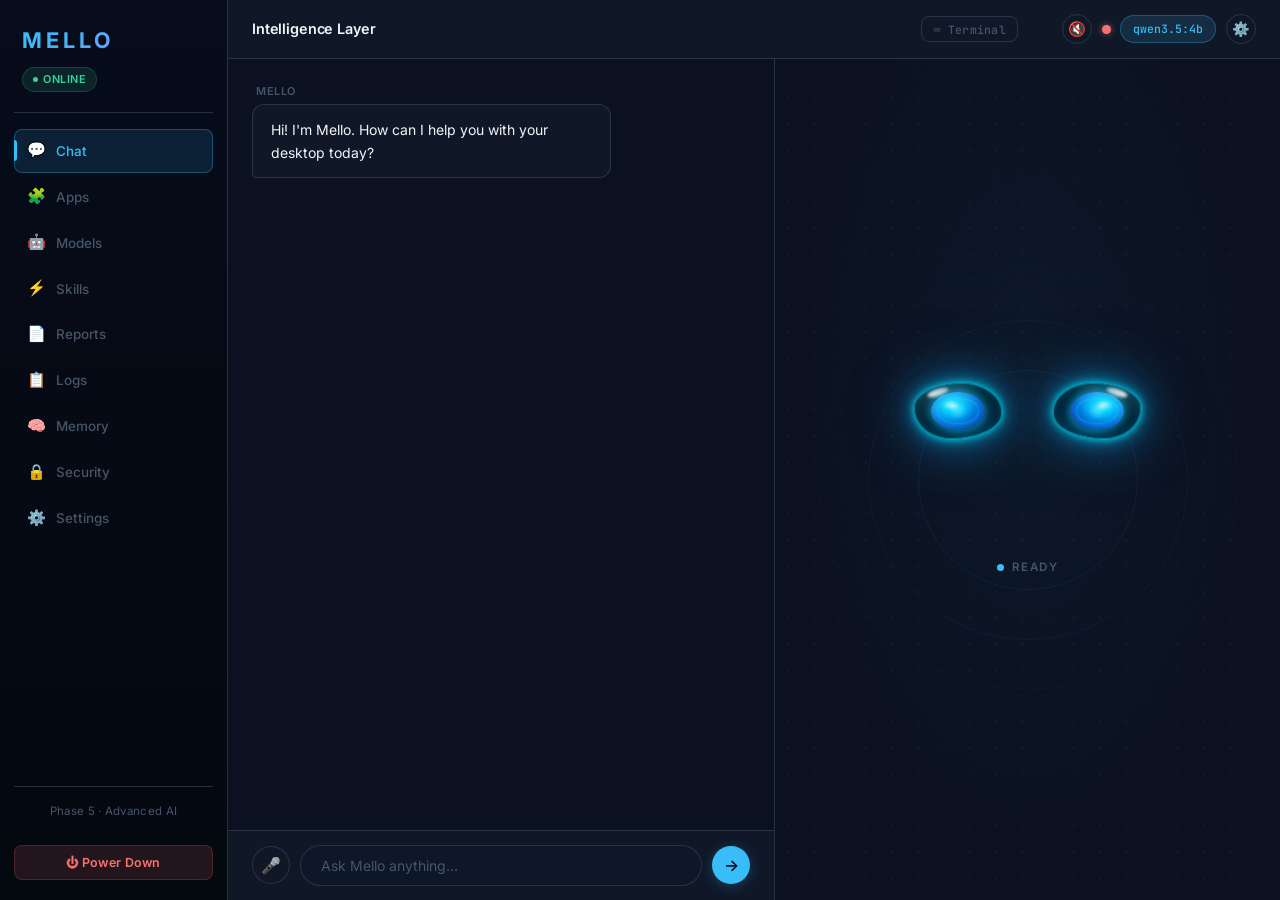
<file: .history/static/index_20260525104341.html>
<!DOCTYPE html>
<html lang="en">
<head>
    <meta charset="UTF-8">
    <meta name="viewport" content="width=device-width, initial-scale=1.0">
    <title>Mello — Desktop Intelligence</title>
    <link rel="stylesheet" href="/static/style.css?v=14">
</head>
<body>
    <div class="app-container">
        <!-- Sidebar -->
        <aside class="sidebar">
            <div class="logo">
                <h1>MELLO</h1>
                <span class="status-badge">Online</span>
            </div>
            <nav>
                <ul>
                    <li class="active" data-tab="chat">
                        <span class="nav-icon">💬</span> Chat
                    </li>
                    <li data-tab="apps">
                        <span class="nav-icon">🧩</span> Apps
                    </li>
                    <li data-tab="models">
                        <span class="nav-icon">🤖</span> Models
                    </li>
                    <li data-tab="skills">
                        <span class="nav-icon">⚡</span> Skills
                    </li>
                    <li data-tab="reports">
                        <span class="nav-icon">📄</span> Reports
                    </li>
                    <li data-tab="logs">
                        <span class="nav-icon">📋</span> Logs
                    </li>
                    <li data-tab="memory">
                        <span class="nav-icon">🧠</span> Memory
                    </li>
                    <li data-tab="security">
                        <span class="nav-icon">🔒</span> Security
                    </li>
                    <li data-tab="settings">
                        <span class="nav-icon">⚙️</span> Settings
                    </li>
                </ul>
            </nav>
            <div class="sidebar-footer">
                <p>Phase 5 · Advanced AI</p>
                <button id="shutdown-btn" class="shutdown-btn">⏻ Power Down</button>
            </div>
        </aside>

        <!-- Main Content -->
        <main class="main-content">

            <!-- Chat Tab -->
            <section id="chat-tab" class="tab-content active">
                <div class="chat-header">
                    <h2>Intelligence Layer</h2>
                    <div class="chat-header-right">
                        <button id="terminal-btn" class="terminal-btn" title="Open terminal & run model">⌨ Terminal</button>
                        <div id="speak-indicator" class="speak-indicator" title="Mello is speaking…">
                            <span class="speak-bar"></span>
                            <span class="speak-bar"></span>
                            <span class="speak-bar"></span>
                            <span class="speak-bar"></span>
                            <span class="speak-bar"></span>
                        </div>
                        <button id="speak-toggle" class="speak-toggle-btn off" title="Enable voice">🔇</button>
                        <div id="model-live-dot" class="model-live-dot offline" title="Model offline"></div>
                        <div id="active-model-display">qwen3.5:4b</div>
                        <button id="settings-btn" class="settings-shortcut-btn" title="Settings">⚙️</button>
                    </div>
                </div>

                <!-- ── Split body ──────────────────────────── -->
                <div class="chat-body-split">

                    <!-- Left: chat messages + input -->
                    <div class="chat-left-panel">
                        <div id="chat-history" class="chat-history">
                            <div class="message assistant">
                                <span class="message-label">Mello</span>
                                <div class="message-bubble">
                                    Hi! I'm Mello. How can I help you with your desktop today?
                                </div>
                            </div>
                            <div class="typing-indicator" id="typing-indicator">
                                <span class="message-label">Mello</span>
                                <div class="typing-bubble">
                                    <div class="typing-dot"></div>
                                    <div class="typing-dot"></div>
                                    <div class="typing-dot"></div>
                                </div>
                            </div>
                        </div>
                        <div class="chat-input-area">
                            <button id="mic-btn" class="icon-btn">🎤</button>
                            <input type="text" id="user-input" placeholder="Ask Mello anything…" autocomplete="off">
                            <button id="send-btn" title="Send (Enter)">→</button>
                        </div>
                    </div>

                    <!-- Right: bot visual panel -->
                    <div class="chat-right-panel">
                        <!-- ambient background rings -->
                        <div class="bot-bg-ring r1"></div>
                        <div class="bot-bg-ring r2"></div>
                        <div class="bot-bg-ring r3"></div>

                        <div class="bot-visual" id="bot-visual">
                            <!-- Eyes -->
                            <div class="bot-eyes-row">
                                <div class="bot-eye" id="bot-eye-l">
                                    <div class="eye-iris"></div>
                                    <div class="eye-pupil"></div>
                                    <div class="eye-shine"></div>
                                </div>
                                <div class="bot-eye" id="bot-eye-r">
                                    <div class="eye-iris"></div>
                                    <div class="eye-pupil"></div>
                                    <div class="eye-shine"></div>
                                </div>
                            </div>

                            <!-- Sound wave bars (generated by JS) -->
                            <div class="bot-wave-wrap">
                                <div class="bot-wave" id="bot-wave"></div>
                            </div>

                            <!-- Status label -->
                            <div class="bot-status-row">
                                <span class="bot-status-dot" id="bot-status-dot"></span>
                                <span class="bot-status-lbl" id="bot-status-lbl">Ready</span>
                            </div>
                        </div>
                    </div>

                </div><!-- /chat-body-split -->
            </section>

            <!-- Apps Tab -->
            <section id="apps-tab" class="tab-content">
                <h2>Installed Applications</h2>
                <div id="apps-list"></div>
            </section>

            <!-- Models Tab -->
            <section id="models-tab" class="tab-content">
                <div class="header-with-action">
                    <h2>Ollama Models</h2>
                    <div class="inline-form">
                        <input type="text" id="pull-model-input" placeholder="e.g. llama3">
                        <button id="pull-model-btn">Pull Model</button>
                    </div>
                </div>
                <div id="models-list" class="grid-container"></div>
            </section>

            <!-- Skills Tab -->
            <section id="skills-tab" class="tab-content">
                <div class="header-with-action">
                    <h2>Modular Skills</h2>
                    <button id="open-skill-builder" class="accent-btn">+ New Skill</button>
                </div>

                <!-- Skill Builder -->
                <div id="skill-builder" class="skill-builder-card" style="display:none;">
                    <div class="workflow-steps">
                        <div class="step active" data-step="1">1 · Concept</div>
                        <div class="step" data-step="2">2 · Logic</div>
                        <div class="step" data-step="3">3 · Review</div>
                    </div>
                    <div id="step-content">
                        <div class="workflow-content active" id="step-1">
                            <h3>What should this skill do?</h3>
                            <input type="text" id="skill-name-input" placeholder="Name (e.g. MediaConverter)">
                            <textarea id="skill-desc-input" placeholder="Describe the skill's purpose…"></textarea>
                            <div class="btn-group">
                                <button class="next-btn" onclick="nextStep(2)">Next: Logic →</button>
                            </div>
                        </div>
                        <div class="workflow-content" id="step-2">
                            <h3>Define the Action</h3>
                            <select id="skill-type-input">
                                <option value="shell">Shell Command (PowerShell / Bash)</option>
                                <option value="python">Python Script (Advanced)</option>
                                <option value="ai">AI Agent Workflow</option>
                            </select>
                            <textarea id="skill-logic-input" placeholder="Enter the command or code template…"></textarea>
                            <div class="btn-group">
                                <button class="back-btn" onclick="nextStep(1)">← Back</button>
                                <button class="next-btn" onclick="nextStep(3)">Next: Review →</button>
                            </div>
                        </div>
                        <div class="workflow-content" id="step-3">
                            <h3>Ready to register?</h3>
                            <div id="skill-review-summary" class="review-box"></div>
                            <div class="btn-group">
                                <button class="back-btn" onclick="nextStep(2)">← Back</button>
                                <button id="final-create-skill-btn">🚀 Install Skill</button>
                            </div>
                        </div>
                    </div>
                </div>

                <div id="skills-list" class="grid-container"></div>
            </section>

            <!-- Reports Tab -->
            <section id="reports-tab" class="tab-content">
                <h2>File Reports</h2>
                <div id="reports-list" class="list-container"></div>
            </section>

            <!-- Logs Tab -->
            <section id="logs-tab" class="tab-content">
                <h2>Episodic Memory Logs</h2>
                <div id="logs-list" class="log-container"></div>
            </section>

            <!-- Memory Tab -->
            <section id="memory-tab" class="tab-content">

                <!-- Header -->
                <div class="mem-header">
                    <div class="mem-header-left">
                        <h2>🧠 Memory</h2>
                        <span id="memory-total-count" class="mem-total-badge">0</span>
                    </div>
                    <div class="mem-header-right">
                        <button id="add-memory-btn" class="mem-add-btn">＋ Add</button>
                        <label class="mem-master-wrap">
                            <input type="checkbox" id="memory-toggle" checked>
                            <span class="mem-master-track"><span class="mem-master-thumb"></span></span>
                            <span id="memory-toggle-label" class="mem-master-lbl">ON</span>
                        </label>
                    </div>
                </div>

                <!-- Search -->
                <div class="mem-searchbar">
                    <span>🔍</span>
                    <input type="text" id="memory-search" placeholder="Search memories…" autocomplete="off">
                </div>

                <!-- Add Memory Panel -->
                <div id="add-memory-panel" class="add-memory-panel hidden">
                    <textarea id="new-mem-desc" placeholder="What should Mello remember? e.g. I prefer dark mode, My project is called Mello…" rows="2"></textarea>
                    <div class="add-memory-row">
                        <select id="new-mem-type">
                            <option value="chat_message">💬 Note / Fact</option>
                            <option value="file_detected">📄 File Reference</option>
                            <option value="skill_execution">⚡ Skill Note</option>
                        </select>
                        <button id="save-memory-btn">Save</button>
                        <button id="cancel-memory-btn" class="mem-cancel-btn">Cancel</button>
                    </div>
                </div>

                <!-- Memory Flow -->
                <div id="memory-flow" class="memory-flow"></div>

            </section>

            <!-- Security Tab -->
            <section id="security-tab" class="tab-content">
                <h2>Security Policy</h2>
                <div id="security-display" class="list-container"></div>
            </section>

            <!-- Settings Tab -->
            <section id="settings-tab" class="tab-content">
                <h2>⚙️ Settings</h2>
                <div class="settings-grid">

                    <!-- ── Microphone Card ───────────────────────── -->
                    <div class="settings-card">
                        <div class="settings-card-header">
                            <span class="settings-icon">🎤</span>
                            <div>
                                <h3>Microphone</h3>
                                <p class="settings-card-sub">Offline speech recognition via Whisper</p>
                            </div>
                        </div>

                        <!-- Whisper model -->
                        <div class="settings-group">
                            <label class="settings-label">Recognition Model</label>
                            <p class="settings-hint">Downloaded once, runs fully offline. Larger = more accurate but slower first load.</p>
                            <div class="model-picker" id="whisper-model-picker">
                                <label class="model-chip" data-val="tiny">
                                    <input type="radio" name="micModel" value="tiny">
                                    <span class="model-chip-inner">
                                        <span class="model-chip-name">Tiny</span>
                                        <span class="model-chip-size">~75 MB</span>
                                        <span class="model-chip-desc">Fastest</span>
                                    </span>
                                </label>
                                <label class="model-chip" data-val="base">
                                    <input type="radio" name="micModel" value="base">
                                    <span class="model-chip-inner">
                                        <span class="model-chip-name">Base</span>
                                        <span class="model-chip-size">~140 MB</span>
                                        <span class="model-chip-desc">Balanced</span>
                                    </span>
                                </label>
                                <label class="model-chip" data-val="small">
                                    <input type="radio" name="micModel" value="small">
                                    <span class="model-chip-inner">
                                        <span class="model-chip-name">Small</span>
                                        <span class="model-chip-size">~460 MB</span>
                                        <span class="model-chip-desc">Best accuracy</span>
                                    </span>
                                </label>
                            </div>
                        </div>

                        <!-- Language -->
                        <div class="settings-group">
                            <label class="settings-label" for="mic-language">Language</label>
                            <select id="mic-language" class="settings-select">
                                <option value="auto">🌐 Auto-detect</option>
                                <option value="en">🇬🇧 English</option>
                                <option value="hi">🇮🇳 Hindi</option>
                                <option value="es">🇪🇸 Spanish</option>
                                <option value="fr">🇫🇷 French</option>
                                <option value="de">🇩🇪 German</option>
                                <option value="ja">🇯🇵 Japanese</option>
                                <option value="zh">🇨🇳 Chinese</option>
                                <option value="ar">🇸🇦 Arabic</option>
                                <option value="pt">🇧🇷 Portuguese</option>
                                <option value="ru">🇷🇺 Russian</option>
                            </select>
                        </div>

                        <!-- Auto-stop -->
                        <div class="settings-group">
                            <div class="settings-row-between">
                                <div>
                                    <label class="settings-label">Auto-stop on silence</label>
                                    <p class="settings-hint">Stops recording automatically when you pause speaking.</p>
                                </div>
                                <label class="stg-toggle">
                                    <input type="checkbox" id="mic-auto-stop" checked>
                                    <span class="stg-track"><span class="stg-thumb"></span></span>
                                </label>
                            </div>
                        </div>

                        <div id="silence-options">
                            <div class="settings-group">
                                <label class="settings-label">
                                    Silence before stop
                                    <span class="settings-val-badge" id="silence-ms-badge">1.5 s</span>
                                </label>
                                <input type="range" id="mic-silence-ms" class="stg-range"
                                       min="400" max="4000" step="200" value="1500">
                                <div class="range-ends"><span>0.4 s fast</span><span>4 s slow</span></div>
                            </div>

                            <div class="settings-group">
                                <label class="settings-label">
                                    Mic sensitivity
                                    <span class="settings-val-badge" id="silence-thresh-badge">Normal</span>
                                </label>
                                <input type="range" id="mic-silence-thresh" class="stg-range"
                                       min="3" max="45" step="1" value="12">
                                <div class="range-ends"><span>High (quiet room)</span><span>Low (noisy)</span></div>
                            </div>
                        </div>

                        <!-- Auto-send -->
                        <div class="settings-group">
                            <div class="settings-row-between">
                                <div>
                                    <label class="settings-label">Auto-send after transcription</label>
                                    <p class="settings-hint">Sends the message immediately after transcription completes.</p>
                                </div>
                                <label class="stg-toggle">
                                    <input type="checkbox" id="mic-auto-send" checked>
                                    <span class="stg-track"><span class="stg-thumb"></span></span>
                                </label>
                            </div>
                        </div>

                        <button id="test-mic-btn" class="stg-test-btn">🎤 Test Microphone</button>
                        <p id="test-mic-result" class="settings-hint" style="margin-top:0.5rem;min-height:1.2em;"></p>
                    </div>

                    <!-- ── Speaker / TTS Card ────────────────────── -->
                    <div class="settings-card">
                        <div class="settings-card-header">
                            <span class="settings-icon">🔊</span>
                            <div>
                                <h3>Voice Output</h3>
                                <p class="settings-card-sub">Text-to-speech settings</p>
                            </div>
                        </div>

                        <!-- Enable TTS -->
                        <div class="settings-group">
                            <div class="settings-row-between">
                                <label class="settings-label">Enable voice replies</label>
                                <label class="stg-toggle">
                                    <input type="checkbox" id="tts-enabled">
                                    <span class="stg-track"><span class="stg-thumb"></span></span>
                                </label>
                            </div>
                        </div>

                        <!-- Voice selector -->
                        <div class="settings-group">
                            <label class="settings-label" for="tts-voice">Voice</label>
                            <select id="tts-voice" class="settings-select">
                                <option value="">— Default system voice —</option>
                            </select>
                        </div>

                        <!-- Speed -->
                        <div class="settings-group">
                            <label class="settings-label">
                                Speed
                                <span class="settings-val-badge" id="tts-rate-badge">1.0×</span>
                            </label>
                            <input type="range" id="tts-rate" class="stg-range"
                                   min="0.5" max="2.0" step="0.05" value="1.05">
                            <div class="range-ends"><span>0.5× Slow</span><span>2.0× Fast</span></div>
                        </div>

                        <!-- Pitch -->
                        <div class="settings-group">
                            <label class="settings-label">
                                Pitch
                                <span class="settings-val-badge" id="tts-pitch-badge">1.0</span>
                            </label>
                            <input type="range" id="tts-pitch" class="stg-range"
                                   min="0.5" max="2.0" step="0.05" value="1.0">
                            <div class="range-ends"><span>0.5 Deep</span><span>2.0 High</span></div>
                        </div>

                        <!-- Volume -->
                        <div class="settings-group">
                            <label class="settings-label">
                                Volume
                                <span class="settings-val-badge" id="tts-volume-badge">100%</span>
                            </label>
                            <input type="range" id="tts-volume" class="stg-range"
                                   min="0" max="1" step="0.05" value="1.0">
                            <div class="range-ends"><span>0% Mute</span><span>100%</span></div>
                        </div>

                        <button id="test-tts-btn" class="stg-test-btn">🔊 Test Voice</button>
                    </div>

                </div><!-- /settings-grid -->
            </section>

        </main>
    </div>
    <!-- Model Startup Modal -->

    <script src="/static/app.js?v=14"></script>
</body>
</html>
</file>
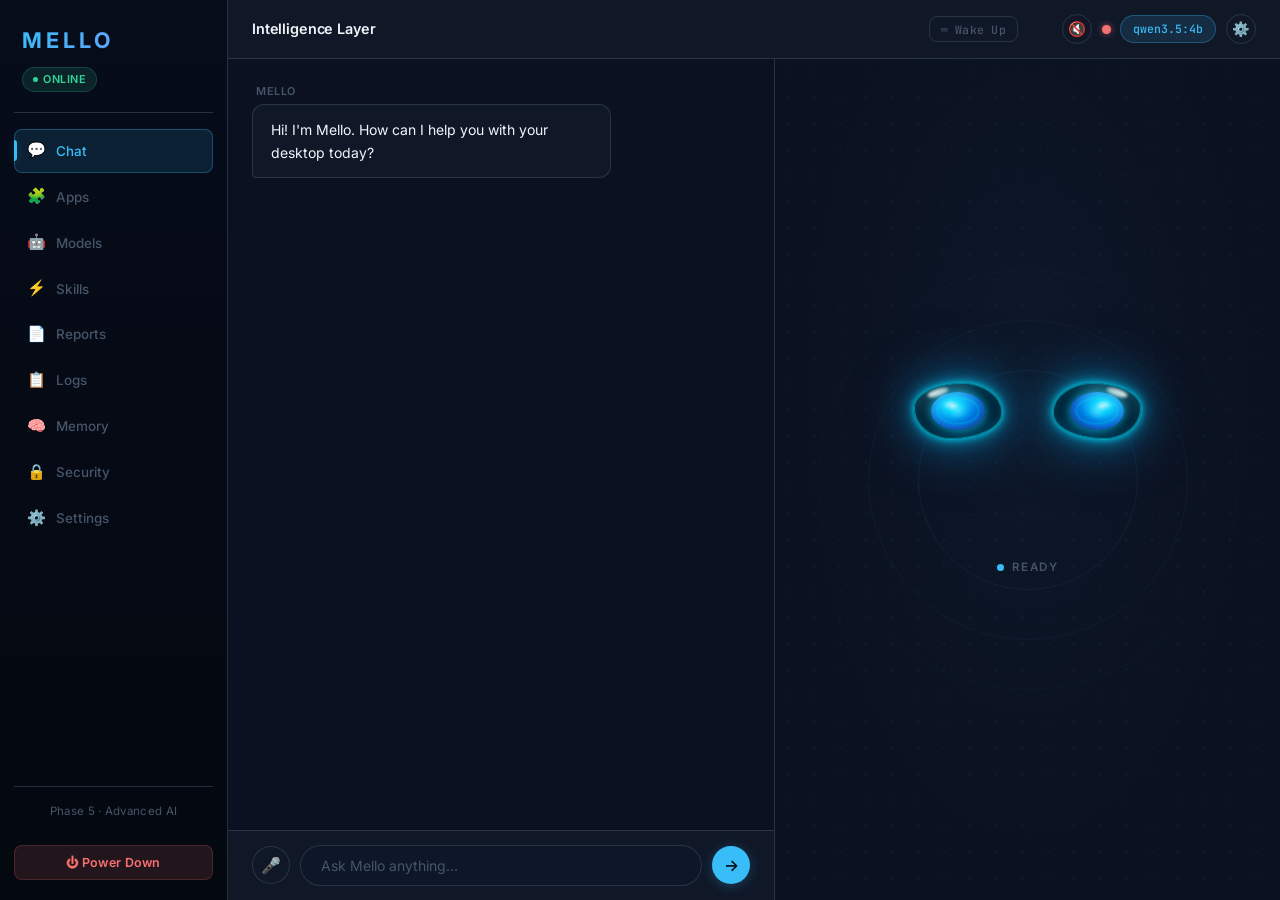
<file: .history/static/index_20260525121223.html>
<!DOCTYPE html>
<html lang="en">
<head>
    <meta charset="UTF-8">
    <meta name="viewport" content="width=device-width, initial-scale=1.0">
    <title>Mello — Desktop Intelligence</title>
    <link rel="stylesheet" href="/static/style.css?v=14">
</head>
<body>
    <div class="app-container">
        <!-- Sidebar -->
        <aside class="sidebar">
            <div class="logo">
                <h1>MELLO</h1>
                <span class="status-badge">Online</span>
            </div>
            <nav>
                <ul>
                    <li class="active" data-tab="chat">
                        <span class="nav-icon">💬</span> Chat
                    </li>
                    <li data-tab="apps">
                        <span class="nav-icon">🧩</span> Apps
                    </li>
                    <li data-tab="models">
                        <span class="nav-icon">🤖</span> Models
                    </li>
                    <li data-tab="skills">
                        <span class="nav-icon">⚡</span> Skills
                    </li>
                    <li data-tab="reports">
                        <span class="nav-icon">📄</span> Reports
                    </li>
                    <li data-tab="logs">
                        <span class="nav-icon">📋</span> Logs
                    </li>
                    <li data-tab="memory">
                        <span class="nav-icon">🧠</span> Memory
                    </li>
                    <li data-tab="security">
                        <span class="nav-icon">🔒</span> Security
                    </li>
                    <li data-tab="settings">
                        <span class="nav-icon">⚙️</span> Settings
                    </li>
                </ul>
            </nav>
            <div class="sidebar-footer">
                <p>Phase 5 · Advanced AI</p>
                <button id="shutdown-btn" class="shutdown-btn">⏻ Power Down</button>
            </div>
        </aside>

        <!-- Main Content -->
        <main class="main-content">

            <!-- Chat Tab -->
            <section id="chat-tab" class="tab-content active">
                <div class="chat-header">
                    <h2>Intelligence Layer</h2>
                    <div class="chat-header-right">
                        <button id="terminal-btn" class="terminal-btn" title="Open terminal & run model">⌨ Wake Up</button>
                        <div id="speak-indicator" class="speak-indicator" title="Mello is speaking…">
                            <span class="speak-bar"></span>
                            <span class="speak-bar"></span>
                            <span class="speak-bar"></span>
                            <span class="speak-bar"></span>
                            <span class="speak-bar"></span>
                        </div>
                        <button id="speak-toggle" class="speak-toggle-btn off" title="Enable voice">🔇</button>
                        <div id="model-live-dot" class="model-live-dot offline" title="Model offline"></div>
                        <div id="active-model-display">qwen3.5:4b</div>
                        <button id="settings-btn" class="settings-shortcut-btn" title="Settings">⚙️</button>
                    </div>
                </div>

                <!-- ── Split body ──────────────────────────── -->
                <div class="chat-body-split">

                    <!-- Left: chat messages + input -->
                    <div class="chat-left-panel">
                        <div id="chat-history" class="chat-history">
                            <div class="message assistant">
                                <span class="message-label">Mello</span>
                                <div class="message-bubble">
                                    Hi! I'm Mello. How can I help you with your desktop today?
                                </div>
                            </div>
                            <div class="typing-indicator" id="typing-indicator">
                                <span class="message-label">Mello</span>
                                <div class="typing-bubble">
                                    <div class="typing-dot"></div>
                                    <div class="typing-dot"></div>
                                    <div class="typing-dot"></div>
                                </div>
                            </div>
                        </div>
                        <div class="chat-input-area">
                            <button id="mic-btn" class="icon-btn">🎤</button>
                            <input type="text" id="user-input" placeholder="Ask Mello anything…" autocomplete="off">
                            <button id="send-btn" title="Send (Enter)">→</button>
                        </div>
                    </div>

                    <!-- Right: bot visual panel -->
                    <div class="chat-right-panel">
                        <!-- ambient background rings -->
                        <div class="bot-bg-ring r1"></div>
                        <div class="bot-bg-ring r2"></div>
                        <div class="bot-bg-ring r3"></div>

                        <div class="bot-visual" id="bot-visual">
                            <!-- Eyes -->
                            <div class="bot-eyes-row">
                                <div class="bot-eye" id="bot-eye-l">
                                    <div class="eye-iris"></div>
                                    <div class="eye-pupil"></div>
                                    <div class="eye-shine"></div>
                                </div>
                                <div class="bot-eye" id="bot-eye-r">
                                    <div class="eye-iris"></div>
                                    <div class="eye-pupil"></div>
                                    <div class="eye-shine"></div>
                                </div>
                            </div>

                            <!-- Sound wave bars (generated by JS) -->
                            <div class="bot-wave-wrap">
                                <div class="bot-wave" id="bot-wave"></div>
                            </div>

                            <!-- Status label -->
                            <div class="bot-status-row">
                                <span class="bot-status-dot" id="bot-status-dot"></span>
                                <span class="bot-status-lbl" id="bot-status-lbl">Ready</span>
                            </div>
                        </div>
                    </div>

                </div><!-- /chat-body-split -->
            </section>

            <!-- Apps Tab -->
            <section id="apps-tab" class="tab-content">
                <h2>Installed Applications</h2>
                <div id="apps-list"></div>
            </section>

            <!-- Models Tab -->
            <section id="models-tab" class="tab-content">
                <div class="header-with-action">
                    <h2>Ollama Models</h2>
                    <div class="inline-form">
                        <input type="text" id="pull-model-input" placeholder="e.g. llama3">
                        <button id="pull-model-btn">Pull Model</button>
                    </div>
                </div>
                <div id="models-list" class="grid-container"></div>
            </section>

            <!-- Skills Tab -->
            <section id="skills-tab" class="tab-content">
                <div class="header-with-action">
                    <h2>Modular Skills</h2>
                    <button id="open-skill-builder" class="accent-btn">+ New Skill</button>
                </div>

                <!-- Skill Builder -->
                <div id="skill-builder" class="skill-builder-card" style="display:none;">
                    <div class="workflow-steps">
                        <div class="step active" data-step="1">1 · Concept</div>
                        <div class="step" data-step="2">2 · Logic</div>
                        <div class="step" data-step="3">3 · Review</div>
                    </div>
                    <div id="step-content">
                        <div class="workflow-content active" id="step-1">
                            <h3>What should this skill do?</h3>
                            <input type="text" id="skill-name-input" placeholder="Name (e.g. MediaConverter)">
                            <textarea id="skill-desc-input" placeholder="Describe the skill's purpose…"></textarea>
                            <div class="btn-group">
                                <button class="next-btn" onclick="nextStep(2)">Next: Logic →</button>
                            </div>
                        </div>
                        <div class="workflow-content" id="step-2">
                            <h3>Define the Action</h3>
                            <select id="skill-type-input">
                                <option value="shell">Shell Command (PowerShell / Bash)</option>
                                <option value="python">Python Script (Advanced)</option>
                                <option value="ai">AI Agent Workflow</option>
                            </select>
                            <textarea id="skill-logic-input" placeholder="Enter the command or code template…"></textarea>
                            <div class="btn-group">
                                <button class="back-btn" onclick="nextStep(1)">← Back</button>
                                <button class="next-btn" onclick="nextStep(3)">Next: Review →</button>
                            </div>
                        </div>
                        <div class="workflow-content" id="step-3">
                            <h3>Ready to register?</h3>
                            <div id="skill-review-summary" class="review-box"></div>
                            <div class="btn-group">
                                <button class="back-btn" onclick="nextStep(2)">← Back</button>
                                <button id="final-create-skill-btn">🚀 Install Skill</button>
                            </div>
                        </div>
                    </div>
                </div>

                <div id="skills-list" class="grid-container"></div>
            </section>

            <!-- Reports Tab -->
            <section id="reports-tab" class="tab-content">
                <h2>File Reports</h2>
                <div id="reports-list" class="list-container"></div>
            </section>

            <!-- Logs Tab -->
            <section id="logs-tab" class="tab-content">
                <h2>Episodic Memory Logs</h2>
                <div id="logs-list" class="log-container"></div>
            </section>

            <!-- Memory Tab -->
            <section id="memory-tab" class="tab-content">

                <!-- Header -->
                <div class="mem-header">
                    <div class="mem-header-left">
                        <h2>🧠 Memory</h2>
                        <span id="memory-total-count" class="mem-total-badge">0</span>
                    </div>
                    <div class="mem-header-right">
                        <button id="add-memory-btn" class="mem-add-btn">＋ Add</button>
                        <label class="mem-master-wrap">
                            <input type="checkbox" id="memory-toggle" checked>
                            <span class="mem-master-track"><span class="mem-master-thumb"></span></span>
                            <span id="memory-toggle-label" class="mem-master-lbl">ON</span>
                        </label>
                    </div>
                </div>

                <!-- Search -->
                <div class="mem-searchbar">
                    <span>🔍</span>
                    <input type="text" id="memory-search" placeholder="Search memories…" autocomplete="off">
                </div>

                <!-- Add Memory Panel -->
                <div id="add-memory-panel" class="add-memory-panel hidden">
                    <textarea id="new-mem-desc" placeholder="What should Mello remember? e.g. I prefer dark mode, My project is called Mello…" rows="2"></textarea>
                    <div class="add-memory-row">
                        <select id="new-mem-type">
                            <option value="chat_message">💬 Note / Fact</option>
                            <option value="file_detected">📄 File Reference</option>
                            <option value="skill_execution">⚡ Skill Note</option>
                        </select>
                        <button id="save-memory-btn">Save</button>
                        <button id="cancel-memory-btn" class="mem-cancel-btn">Cancel</button>
                    </div>
                </div>

                <!-- Memory Flow -->
                <div id="memory-flow" class="memory-flow"></div>

            </section>

            <!-- Security Tab -->
            <section id="security-tab" class="tab-content">
                <h2>Security Policy</h2>
                <div id="security-display" class="list-container"></div>
            </section>

            <!-- Settings Tab -->
            <section id="settings-tab" class="tab-content">
                <h2>⚙️ Settings</h2>
                <div class="settings-grid">

                    <!-- ── Microphone Card ───────────────────────── -->
                    <div class="settings-card">
                        <div class="settings-card-header">
                            <span class="settings-icon">🎤</span>
                            <div>
                                <h3>Microphone</h3>
                                <p class="settings-card-sub">Offline speech recognition via Whisper</p>
                            </div>
                        </div>

                        <!-- Whisper model -->
                        <div class="settings-group">
                            <label class="settings-label">Recognition Model</label>
                            <p class="settings-hint">Downloaded once, runs fully offline. Larger = more accurate but slower first load.</p>
                            <div class="model-picker" id="whisper-model-picker">
                                <label class="model-chip" data-val="tiny">
                                    <input type="radio" name="micModel" value="tiny">
                                    <span class="model-chip-inner">
                                        <span class="model-chip-name">Tiny</span>
                                        <span class="model-chip-size">~75 MB</span>
                                        <span class="model-chip-desc">Fastest</span>
                                    </span>
                                </label>
                                <label class="model-chip" data-val="base">
                                    <input type="radio" name="micModel" value="base">
                                    <span class="model-chip-inner">
                                        <span class="model-chip-name">Base</span>
                                        <span class="model-chip-size">~140 MB</span>
                                        <span class="model-chip-desc">Balanced</span>
                                    </span>
                                </label>
                                <label class="model-chip" data-val="small">
                                    <input type="radio" name="micModel" value="small">
                                    <span class="model-chip-inner">
                                        <span class="model-chip-name">Small</span>
                                        <span class="model-chip-size">~460 MB</span>
                                        <span class="model-chip-desc">Best accuracy</span>
                                    </span>
                                </label>
                            </div>
                        </div>

                        <!-- Language -->
                        <div class="settings-group">
                            <label class="settings-label" for="mic-language">Language</label>
                            <select id="mic-language" class="settings-select">
                                <option value="auto">🌐 Auto-detect</option>
                                <option value="en">🇬🇧 English</option>
                                <option value="hi">🇮🇳 Hindi</option>
                                <option value="es">🇪🇸 Spanish</option>
                                <option value="fr">🇫🇷 French</option>
                                <option value="de">🇩🇪 German</option>
                                <option value="ja">🇯🇵 Japanese</option>
                                <option value="zh">🇨🇳 Chinese</option>
                                <option value="ar">🇸🇦 Arabic</option>
                                <option value="pt">🇧🇷 Portuguese</option>
                                <option value="ru">🇷🇺 Russian</option>
                            </select>
                        </div>

                        <!-- Auto-stop -->
                        <div class="settings-group">
                            <div class="settings-row-between">
                                <div>
                                    <label class="settings-label">Auto-stop on silence</label>
                                    <p class="settings-hint">Stops recording automatically when you pause speaking.</p>
                                </div>
                                <label class="stg-toggle">
                                    <input type="checkbox" id="mic-auto-stop" checked>
                                    <span class="stg-track"><span class="stg-thumb"></span></span>
                                </label>
                            </div>
                        </div>

                        <div id="silence-options">
                            <div class="settings-group">
                                <label class="settings-label">
                                    Silence before stop
                                    <span class="settings-val-badge" id="silence-ms-badge">1.5 s</span>
                                </label>
                                <input type="range" id="mic-silence-ms" class="stg-range"
                                       min="400" max="4000" step="200" value="1500">
                                <div class="range-ends"><span>0.4 s fast</span><span>4 s slow</span></div>
                            </div>

                            <div class="settings-group">
                                <label class="settings-label">
                                    Mic sensitivity
                                    <span class="settings-val-badge" id="silence-thresh-badge">Normal</span>
                                </label>
                                <input type="range" id="mic-silence-thresh" class="stg-range"
                                       min="3" max="45" step="1" value="12">
                                <div class="range-ends"><span>High (quiet room)</span><span>Low (noisy)</span></div>
                            </div>
                        </div>

                        <!-- Auto-send -->
                        <div class="settings-group">
                            <div class="settings-row-between">
                                <div>
                                    <label class="settings-label">Auto-send after transcription</label>
                                    <p class="settings-hint">Sends the message immediately after transcription completes.</p>
                                </div>
                                <label class="stg-toggle">
                                    <input type="checkbox" id="mic-auto-send" checked>
                                    <span class="stg-track"><span class="stg-thumb"></span></span>
                                </label>
                            </div>
                        </div>

                        <button id="test-mic-btn" class="stg-test-btn">🎤 Test Microphone</button>
                        <p id="test-mic-result" class="settings-hint" style="margin-top:0.5rem;min-height:1.2em;"></p>
                    </div>

                    <!-- ── Speaker / TTS Card ────────────────────── -->
                    <div class="settings-card">
                        <div class="settings-card-header">
                            <span class="settings-icon">🔊</span>
                            <div>
                                <h3>Voice Output</h3>
                                <p class="settings-card-sub">Text-to-speech settings</p>
                            </div>
                        </div>

                        <!-- Enable TTS -->
                        <div class="settings-group">
                            <div class="settings-row-between">
                                <label class="settings-label">Enable voice replies</label>
                                <label class="stg-toggle">
                                    <input type="checkbox" id="tts-enabled">
                                    <span class="stg-track"><span class="stg-thumb"></span></span>
                                </label>
                            </div>
                        </div>

                        <!-- Voice selector -->
                        <div class="settings-group">
                            <label class="settings-label" for="tts-voice">Voice</label>
                            <select id="tts-voice" class="settings-select">
                                <option value="">— Default system voice —</option>
                            </select>
                        </div>

                        <!-- Speed -->
                        <div class="settings-group">
                            <label class="settings-label">
                                Speed
                                <span class="settings-val-badge" id="tts-rate-badge">1.0×</span>
                            </label>
                            <input type="range" id="tts-rate" class="stg-range"
                                   min="0.5" max="2.0" step="0.05" value="1.05">
                            <div class="range-ends"><span>0.5× Slow</span><span>2.0× Fast</span></div>
                        </div>

                        <!-- Pitch -->
                        <div class="settings-group">
                            <label class="settings-label">
                                Pitch
                                <span class="settings-val-badge" id="tts-pitch-badge">1.0</span>
                            </label>
                            <input type="range" id="tts-pitch" class="stg-range"
                                   min="0.5" max="2.0" step="0.05" value="1.0">
                            <div class="range-ends"><span>0.5 Deep</span><span>2.0 High</span></div>
                        </div>

                        <!-- Volume -->
                        <div class="settings-group">
                            <label class="settings-label">
                                Volume
                                <span class="settings-val-badge" id="tts-volume-badge">100%</span>
                            </label>
                            <input type="range" id="tts-volume" class="stg-range"
                                   min="0" max="1" step="0.05" value="1.0">
                            <div class="range-ends"><span>0% Mute</span><span>100%</span></div>
                        </div>

                        <button id="test-tts-btn" class="stg-test-btn">🔊 Test Voice</button>
                    </div>

                </div><!-- /settings-grid -->
            </section>

        </main>
    </div>
    <!-- Model Startup Modal -->

    <script src="/static/app.js?v=14"></script>
</body>
</html>
</file>
<file: static/style.css>
@import url('https://fonts.googleapis.com/css2?family=Inter:wght@300;400;500;600;700&family=JetBrains+Mono:wght@400;500&display=swap');

:root {
    --bg-base:       #070b14;
    --bg-surface:    #0b1120;
    --bg-card:       #101828;
    --bg-card-hover: #16202e;
    --bg-input:      #0d1728;
    --accent:        #38bdf8;
    --accent-dim:    rgba(56, 189, 248, 0.12);
    --accent-glow:   rgba(56, 189, 248, 0.25);
    --success:       #34d399;
    --success-dim:   rgba(52, 211, 153, 0.12);
    --danger:        #f87171;
    --danger-dim:    rgba(248, 113, 113, 0.12);
    --warning:       #fbbf24;
    --text-primary:  #f1f5f9;
    --text-secondary:#94a3b8;
    --text-muted:    #475569;
    --border:        rgba(51, 65, 85, 0.7);
    --border-accent: rgba(56, 189, 248, 0.3);
    --sidebar-w:     228px;
    --radius:        12px;
    --radius-sm:     8px;
    --shadow:        0 8px 32px rgba(0, 0, 0, 0.5);
    --tx:            0.18s cubic-bezier(0.4, 0, 0.2, 1);
}

* { box-sizing: border-box; margin: 0; padding: 0; }

body {
    font-family: 'Inter', -apple-system, BlinkMacSystemFont, 'Segoe UI', sans-serif;
    background: var(--bg-base);
    color: var(--text-primary);
    height: 100vh;
    overflow: hidden;
    font-size: 14px;
    line-height: 1.5;
    -webkit-font-smoothing: antialiased;
}

/* ── Scrollbar ───────────────────────────────────────── */
::-webkit-scrollbar { width: 4px; }
::-webkit-scrollbar-track { background: transparent; }
::-webkit-scrollbar-thumb { background: var(--border); border-radius: 2px; }
::-webkit-scrollbar-thumb:hover { background: var(--text-muted); }

/* ── Layout ──────────────────────────────────────────── */
.app-container { display: flex; height: 100vh; }

/* ── Sidebar ─────────────────────────────────────────── */
.sidebar {
    width: var(--sidebar-w);
    background: linear-gradient(180deg, #060c1a 0%, #04080f 100%);
    border-right: 1px solid var(--border);
    display: flex;
    flex-direction: column;
    padding: 1.25rem 0.875rem;
    flex-shrink: 0;
    gap: 0;
}

.logo {
    padding: 0.25rem 0.5rem 1.25rem;
    border-bottom: 1px solid var(--border);
    margin-bottom: 1rem;
}

.logo h1 {
    font-size: 1.35rem;
    font-weight: 700;
    letter-spacing: 4px;
    background: linear-gradient(120deg, var(--accent) 0%, #818cf8 100%);
    -webkit-background-clip: text;
    -webkit-text-fill-color: transparent;
    background-clip: text;
    margin-bottom: 0.6rem;
    text-shadow: none;
}

.status-badge {
    display: inline-flex;
    align-items: center;
    gap: 5px;
    font-size: 0.68rem;
    font-weight: 600;
    letter-spacing: 0.5px;
    background: var(--success-dim);
    color: var(--success);
    padding: 3px 10px;
    border-radius: 20px;
    border: 1px solid rgba(52, 211, 153, 0.2);
    text-transform: uppercase;
}

.status-badge::before {
    content: '';
    width: 5px; height: 5px;
    border-radius: 50%;
    background: var(--success);
    animation: pulse-dot 2s ease-in-out infinite;
}

@keyframes pulse-dot {
    0%, 100% { opacity: 1; transform: scale(1); }
    50% { opacity: 0.4; transform: scale(0.8); }
}

nav ul { list-style: none; display: flex; flex-direction: column; gap: 2px; }

nav li {
    display: flex;
    align-items: center;
    gap: 0.7rem;
    padding: 0.6rem 0.75rem;
    cursor: pointer;
    border-radius: var(--radius-sm);
    transition: all var(--tx);
    color: var(--text-muted);
    font-size: 0.84rem;
    font-weight: 500;
    position: relative;
    border: 1px solid transparent;
    user-select: none;
}

nav li .nav-icon { font-size: 0.95rem; width: 18px; text-align: center; flex-shrink: 0; }

nav li:hover {
    background: rgba(56, 189, 248, 0.07);
    color: var(--text-secondary);
}

nav li.active {
    background: var(--accent-dim);
    color: var(--accent);
    border-color: var(--border-accent);
}

nav li.active::before {
    content: '';
    position: absolute;
    left: -1px;
    top: 25%; bottom: 25%;
    width: 3px;
    background: var(--accent);
    border-radius: 0 3px 3px 0;
    box-shadow: 0 0 8px var(--accent-glow);
}

.sidebar-footer {
    margin-top: auto;
    padding-top: 1rem;
    border-top: 1px solid var(--border);
}

.sidebar-footer p {
    font-size: 0.72rem;
    color: var(--text-muted);
    text-align: center;
    margin-bottom: 0.75rem;
    letter-spacing: 0.3px;
}

/* ── Main Content ────────────────────────────────────── */
.main-content {
    flex: 1;
    display: flex;
    flex-direction: column;
    overflow: hidden;
    background: var(--bg-surface);
}

.tab-content {
    display: none;
    flex-direction: column;
    height: 100%;
    padding: 1.5rem;
    overflow-y: auto;
}

.tab-content.active { display: flex; }

#chat-tab { padding: 0; overflow: hidden; }

.tab-content > h2 {
    font-size: 1rem;
    font-weight: 600;
    color: var(--text-primary);
    margin-bottom: 1.25rem;
    letter-spacing: -0.01em;
    flex-shrink: 0;
    padding-bottom: 0.875rem;
    border-bottom: 1px solid var(--border);
}

/* ── Chat ────────────────────────────────────────────── */
.chat-header {
    display: flex;
    align-items: center;
    justify-content: space-between;
    padding: 0.875rem 1.5rem;
    border-bottom: 1px solid var(--border);
    background: var(--bg-card);
    flex-shrink: 0;
}

.chat-header h2 {
    font-size: 0.9rem;
    font-weight: 600;
    color: var(--text-primary);
    letter-spacing: -0.01em;
}

.chat-header-right {
    display: flex;
    align-items: center;
    gap: 0.6rem;
}

.terminal-btn {
    background: transparent;
    border: 1px solid var(--border);
    color: var(--text-muted);
    font-family: 'JetBrains Mono', monospace;
    font-size: 0.72rem;
    font-weight: 500;
    padding: 0.28rem 0.7rem;
    border-radius: var(--radius-sm);
    cursor: pointer;
    transition: all var(--tx);
    letter-spacing: 0.02em;
}
.terminal-btn:hover {
    border-color: var(--success);
    color: var(--success);
    background: rgba(52, 211, 153, 0.08);
    filter: none;
    transform: none;
}
.terminal-btn:disabled { opacity: 0.5; cursor: not-allowed; }

/* ── Speaking Wave Indicator ─────────────────────────── */
.speak-indicator {
    display: flex;
    align-items: center;
    gap: 2.5px;
    height: 18px;
    opacity: 0;
    pointer-events: none;
    transition: opacity 0.25s;
}
.speak-indicator.active {
    opacity: 1;
}

.speak-bar {
    display: block;
    width: 3px;
    border-radius: 3px;
    background: var(--accent);
    animation: none;
    transform: scaleY(0.2);
    transform-origin: bottom;
    transition: transform 0.2s;
}

.speak-indicator.active .speak-bar {
    animation: speak-wave 0.75s ease-in-out infinite;
}

.speak-bar:nth-child(1) { height: 10px; animation-delay: 0.00s; }
.speak-bar:nth-child(2) { height: 16px; animation-delay: 0.12s; }
.speak-bar:nth-child(3) { height: 20px; animation-delay: 0.06s; }
.speak-bar:nth-child(4) { height: 16px; animation-delay: 0.18s; }
.speak-bar:nth-child(5) { height: 10px; animation-delay: 0.09s; }

@keyframes speak-wave {
    0%, 100% { transform: scaleY(0.25); opacity: 0.5; }
    50%       { transform: scaleY(1.0);  opacity: 1.0; }
}

/* ── Voice toggle button ─────────────────────────────── */
.speak-toggle-btn {
    background: transparent;
    border: 1px solid var(--border);
    border-radius: 50%;
    width: 30px; height: 30px;
    padding: 0;
    font-size: 0.9rem;
    cursor: pointer;
    display: flex; align-items: center; justify-content: center;
    transition: all var(--tx);
    flex-shrink: 0;
}
.speak-toggle-btn.off {
    color: var(--text-muted);
    border-color: var(--border);
}
.speak-toggle-btn.on {
    color: var(--accent);
    border-color: var(--border-accent);
    background: var(--accent-dim);
    box-shadow: 0 0 10px var(--accent-glow);
}
.speak-toggle-btn:hover { filter: none; transform: none; }
.speak-toggle-btn.off:hover { border-color: var(--accent); color: var(--accent); }

/* Glowing bubble while Mello is speaking */
.message.assistant.speaking .message-bubble {
    border-color: rgba(56, 189, 248, 0.45);
    box-shadow: 0 0 18px rgba(56, 189, 248, 0.15);
    transition: box-shadow 0.3s, border-color 0.3s;
}

/* Model live indicator dot */
.model-live-dot {
    width: 9px; height: 9px;
    border-radius: 50%;
    cursor: pointer;
    flex-shrink: 0;
    transition: all 0.3s;
}

.model-live-dot.online {
    background: var(--success);
    box-shadow: 0 0 7px var(--success);
    animation: pulse-dot 2.5s ease-in-out infinite;
}

.model-live-dot.offline {
    background: var(--danger);
    box-shadow: 0 0 6px rgba(248, 113, 113, 0.6);
}

#active-model-display {
    font-size: 0.72rem;
    font-family: 'JetBrains Mono', monospace;
    font-weight: 500;
    color: var(--accent);
    background: var(--accent-dim);
    border: 1px solid var(--border-accent);
    padding: 4px 12px;
    border-radius: 20px;
    cursor: pointer;
}

/* ── Startup Modal ───────────────────────────────────── */
.modal-overlay {
    position: fixed;
    inset: 0;
    background: rgba(4, 8, 18, 0.88);
    backdrop-filter: blur(10px);
    -webkit-backdrop-filter: blur(10px);
    display: flex;
    align-items: center;
    justify-content: center;
    z-index: 1000;
    transition: opacity 0.25s;
}

.modal-overlay.hidden {
    display: none;
}

.modal-card {
    background: var(--bg-card);
    border: 1px solid var(--border-accent);
    border-radius: 20px;
    padding: 2.5rem 2.25rem 2rem;
    width: 400px;
    max-width: 92vw;
    display: flex;
    flex-direction: column;
    align-items: center;
    gap: 1rem;
    box-shadow: 0 32px 96px rgba(0, 0, 0, 0.7), 0 0 60px rgba(56, 189, 248, 0.07);
    text-align: center;
}

.modal-logo-wrap {
    width: 64px; height: 64px;
    border-radius: 16px;
    background: var(--accent-dim);
    border: 1px solid var(--border-accent);
    display: flex;
    align-items: center;
    justify-content: center;
    margin-bottom: 0.25rem;
}

.modal-logo-text {
    font-size: 1.8rem;
    font-weight: 700;
    background: linear-gradient(120deg, var(--accent), #818cf8);
    -webkit-background-clip: text;
    -webkit-text-fill-color: transparent;
    background-clip: text;
    letter-spacing: 1px;
}

.modal-title {
    font-size: 1.2rem;
    font-weight: 700;
    color: var(--text-primary);
    letter-spacing: -0.02em;
}

.modal-subtitle {
    font-size: 0.83rem;
    color: var(--text-secondary);
    line-height: 1.5;
    margin-top: -0.25rem;
}

.modal-select-wrap {
    width: 100%;
    display: flex;
    flex-direction: column;
    gap: 0.4rem;
    text-align: left;
}

.modal-label {
    font-size: 0.75rem;
    font-weight: 600;
    color: var(--text-muted);
    text-transform: uppercase;
    letter-spacing: 0.5px;
}

.modal-select-wrap select {
    width: 100%;
    padding: 0.7rem 1rem;
    font-size: 0.875rem;
}

/* Progress bar */
.modal-progress {
    width: 100%;
    display: flex;
    flex-direction: column;
    gap: 0.5rem;
    align-items: center;
}

.modal-progress.hidden { display: none; }

.modal-progress-bar {
    width: 100%;
    height: 4px;
    background: var(--bg-input);
    border-radius: 2px;
    overflow: hidden;
}

.modal-progress-fill {
    height: 100%;
    width: 35%;
    background: linear-gradient(90deg, var(--accent), #818cf8);
    border-radius: 2px;
    animation: progress-slide 1.6s ease-in-out infinite;
}

@keyframes progress-slide {
    0% { transform: translateX(-200%); }
    100% { transform: translateX(400%); }
}

#modal-progress-text {
    font-size: 0.78rem;
    color: var(--text-secondary);
}

/* Success state */
.modal-success {
    display: flex;
    align-items: center;
    gap: 0.5rem;
    background: var(--success-dim);
    border: 1px solid rgba(52, 211, 153, 0.2);
    padding: 0.6rem 1.25rem;
    border-radius: 8px;
    font-size: 0.83rem;
    color: var(--success);
    font-weight: 500;
    width: 100%;
    justify-content: center;
}

.modal-success.hidden { display: none; }

.modal-success-icon {
    font-size: 1rem;
    font-weight: 700;
}

.modal-actions {
    display: flex;
    flex-direction: column;
    gap: 0.5rem;
    width: 100%;
    margin-top: 0.25rem;
}

.modal-actions button { width: 100%; padding: 0.75rem; }

.modal-skip-btn {
    background: transparent;
    color: var(--text-muted);
    border: 1px solid var(--border);
    font-size: 0.8rem;
    font-weight: 500;
}

.modal-skip-btn:hover {
    color: var(--text-secondary);
    background: var(--bg-card-hover);
    filter: none; transform: none;
}

.ollama-offline-banner {
    background: rgba(255, 80, 80, 0.08);
    border: 1px solid rgba(255, 80, 80, 0.35);
    border-radius: var(--radius);
    padding: 0.85rem 1rem;
    margin-bottom: 0.75rem;
    display: flex;
    flex-direction: column;
    align-items: center;
    gap: 0.4rem;
    font-size: 0.82rem;
    color: #ff6b6b;
    text-align: center;
}

.ollama-offline-banner.hidden { display: none; }

.offline-icon { font-size: 1.3rem; }

.offline-steps {
    display: flex;
    flex-direction: column;
    align-items: center;
    gap: 0.2rem;
    margin-top: 0.25rem;
    color: var(--text-secondary);
    font-size: 0.78rem;
}

.offline-steps code {
    font-family: 'JetBrains Mono', monospace;
    background: var(--bg-input);
    border: 1px solid var(--border);
    color: var(--accent);
    padding: 0.2rem 0.6rem;
    border-radius: var(--radius);
    user-select: all;
    margin: 0.1rem 0;
}

.offline-link {
    font-size: 0.75rem;
    color: #ff6b6b;
    text-decoration: none;
    margin-top: 0.2rem;
    opacity: 0.8;
}

.offline-link:hover { opacity: 1; text-decoration: underline; }

.modal-cli-hint {
    display: flex;
    flex-direction: column;
    align-items: center;
    gap: 0.35rem;
    margin-bottom: 0.75rem;
}

.modal-cli-label {
    font-size: 0.72rem;
    color: var(--text-muted);
    letter-spacing: 0.04em;
}

.modal-cli-hint code {
    font-family: 'JetBrains Mono', monospace;
    font-size: 0.8rem;
    background: var(--bg-input);
    border: 1px solid var(--border);
    color: var(--accent);
    padding: 0.3rem 0.75rem;
    border-radius: var(--radius);
    user-select: all;
}

/* Models tab — active model highlight */
.card.model-active {
    border-color: var(--accent);
    box-shadow: 0 0 20px var(--accent-dim);
}

.model-badge {
    font-size: 0.65rem;
    font-weight: 700;
    padding: 2px 7px;
    border-radius: 8px;
    text-transform: uppercase;
    letter-spacing: 0.5px;
}

.model-badge.active-badge {
    background: var(--accent-dim);
    color: var(--accent);
    border: 1px solid var(--border-accent);
}

.model-badge.running-badge {
    background: var(--success-dim);
    color: var(--success);
    border: 1px solid rgba(52, 211, 153, 0.2);
}

.model-use-btn {
    background: transparent;
    border: 1px solid var(--border);
    color: var(--text-secondary);
    padding: 0.3rem 0.75rem;
    font-size: 0.75rem;
    border-radius: 6px;
    margin-top: 0.75rem;
    width: 100%;
    transition: all var(--tx);
}

.model-use-btn:hover {
    border-color: var(--border-accent);
    color: var(--accent);
    filter: none; transform: none;
}

.model-use-btn.is-active {
    background: var(--accent);
    color: #030e1a;
    border-color: var(--accent);
    cursor: default;
}

/* ── Split chat layout ───────────────────────────────── */
.chat-body-split {
    flex: 1;
    display: flex;
    overflow: hidden;
    min-height: 0;
}

.chat-left-panel {
    flex: 0 0 52%;
    display: flex;
    flex-direction: column;
    overflow: hidden;
    border-right: 1px solid var(--border);
}

.chat-right-panel {
    flex: 1;
    position: relative;
    display: flex;
    align-items: center;
    justify-content: center;
    overflow: hidden;
    background: radial-gradient(ellipse at 50% 40%, rgba(56,189,248,0.045) 0%, transparent 65%);
}

/* dot-grid texture */
.chat-right-panel::before {
    content: '';
    position: absolute;
    inset: 0;
    background-image: radial-gradient(circle, rgba(56,189,248,0.07) 1px, transparent 1px);
    background-size: 26px 26px;
    pointer-events: none;
}

/* ── Ambient rings ───────────────────────────────────── */
.bot-bg-ring {
    position: absolute;
    border-radius: 50%;
    border: 1px solid rgba(56,189,248,0.08);
    pointer-events: none;
    animation: ring-breathe 5s ease-in-out infinite;
}
.bot-bg-ring.r1 { width: 220px; height: 220px; animation-delay: 0s; }
.bot-bg-ring.r2 { width: 320px; height: 320px; animation-delay: 0.8s; border-color: rgba(56,189,248,0.05); }
.bot-bg-ring.r3 { width: 420px; height: 420px; animation-delay: 1.6s; border-color: rgba(56,189,248,0.03); }

@keyframes ring-breathe {
    0%, 100% { transform: scale(1);    opacity: 0.6; }
    50%       { transform: scale(1.04); opacity: 1;   }
}

/* ── Bot visual container ────────────────────────────── */
.bot-visual {
    display: flex;
    flex-direction: column;
    align-items: center;
    gap: 2rem;
    position: relative;
    z-index: 1;
}

/* ── Eyes — Futuristic Bioluminescent AI ─────────────── */
.bot-eyes-row {
    display: flex;
    gap: 3.2rem;
    align-items: center;
    /* outer bloom wraps both eyes */
    filter: drop-shadow(0 0 32px rgba(0, 200, 255, 0.18));
}

/* Right eye — phase offset + horizontal flip */
#bot-eye-r { animation-delay: -1.85s !important; transform: scaleX(-1); }
#bot-eye-r.blink { transform: scaleX(-1) scaleY(0.05); }
#bot-eye-r .eye-iris { animation-delay: -2.3s !important; }

.bot-eye {
    width: 88px;
    height: 56px;
    /* soft asymmetric organic oval */
    border-radius: 55% 45% 58% 42% / 44% 52% 46% 54%;
    background: radial-gradient(ellipse at 46% 42%, #001525 0%, #00060e 100%);
    border: 1.5px solid rgba(0, 228, 255, 0.58);
    box-shadow:
        /* inner rim glow */
        inset 0 0 14px rgba(0, 205, 255, 0.28),
        inset 0 0 30px rgba(0, 145, 225, 0.09),
        /* layered outer bloom */
        0 0  7px  rgba(0, 228, 255, 0.92),
        0 0 18px  rgba(0, 210, 255, 0.60),
        0 0 40px  rgba(0, 180, 255, 0.36),
        0 0 70px  rgba(0, 150, 245, 0.19),
        0 0 115px rgba(0, 120, 205, 0.09);
    display: flex;
    align-items: center;
    justify-content: center;
    position: relative;
    overflow: hidden;
    transform-origin: center center;
    transition: transform 0.07s ease, border-color 0.45s, box-shadow 0.5s;
    animation: eye-idle-breathe 4.2s ease-in-out infinite;
}

/* Plasma shimmer overlay — drifts slowly across the eye surface */
.bot-eye::after {
    content: '';
    position: absolute;
    inset: 0;
    border-radius: inherit;
    background:
        radial-gradient(ellipse at 30% 24%, rgba(160, 248, 255, 0.13) 0%, transparent 46%),
        radial-gradient(ellipse at 74% 72%, rgba(0, 128, 255, 0.09) 0%, transparent 42%),
        radial-gradient(ellipse at 52% 14%, rgba(210, 250, 255, 0.07) 0%, transparent 36%);
    animation: plasma-drift 5.5s ease-in-out infinite alternate;
    mix-blend-mode: screen;
    pointer-events: none;
    z-index: 5;
}

@keyframes eye-idle-breathe {
    0%, 100% { border-color: rgba(0, 228, 255, 0.58); filter: brightness(1); }
    50%       { border-color: rgba(0, 248, 255, 0.82); filter: brightness(1.13); }
}

@keyframes plasma-drift {
    0%   { opacity: 0.55; transform: scale(1) translateX(0px); }
    50%  { opacity: 0.9;  transform: scale(1.04) translateX(2px); }
    100% { opacity: 0.65; transform: scale(0.97) translateX(-1px); }
}

/* blink class toggled by JS */
.bot-eye.blink { transform: scaleY(0.05); }

/* ── Iris — fluid plasma core ────────────────────────── */
.eye-iris {
    width: 54px;
    height: 38px;
    border-radius: 50%;
    background:
        radial-gradient(ellipse at 40% 36%,
            #c8f6ff  0%,
            #00d8ff 16%,
            #009aee 38%,
            #0058cc 62%,
            #001a42 85%,
            #000918 100%);
    box-shadow:
        0 0 10px rgba(0, 218, 255, 0.72),
        0 0 24px rgba(0, 188, 255, 0.40),
        inset 0 0  9px rgba(195, 252, 255, 0.22),
        inset -3px -3px 10px rgba(0, 68, 200, 0.32);
    position: relative;
    z-index: 2;
    transition: background 0.45s, box-shadow 0.45s;
    animation: iris-life 5.2s ease-in-out infinite;
}

/* Spinning plasma ring inside the iris */
.eye-iris::before {
    content: '';
    position: absolute;
    inset: 6px;
    border-radius: 50%;
    border: 1px solid rgba(0, 228, 255, 0.32);
    box-shadow: 0 0 5px rgba(0, 218, 255, 0.48), inset 0 0 5px rgba(0, 205, 255, 0.22);
    animation: iris-ring-spin 11s linear infinite;
}

/* Deep core energy pulse */
.eye-iris::after {
    content: '';
    position: absolute;
    inset: 28%;
    border-radius: 50%;
    background: radial-gradient(circle, rgba(205, 250, 255, 0.28) 0%, rgba(0, 178, 255, 0.10) 60%, transparent 100%);
    animation: iris-core-pulse 3.2s ease-in-out infinite;
}

@keyframes iris-life {
    0%, 100% { filter: brightness(1)    saturate(1);    transform: scale(1);    }
    32%       { filter: brightness(1.13) saturate(1.12); transform: scale(1.022); }
    68%       { filter: brightness(0.93) saturate(0.95); transform: scale(0.988); }
}

@keyframes iris-ring-spin {
    from { transform: rotate(0deg);   opacity: 0.45; }
    50%  { opacity: 1; }
    to   { transform: rotate(360deg); opacity: 0.45; }
}

@keyframes iris-core-pulse {
    0%, 100% { opacity: 0.45; transform: scale(1);    }
    50%       { opacity: 1;   transform: scale(1.28); }
}

/* ── Pupil — hidden, pure plasma iris look ───────────── */
.eye-pupil {
    display: none;
}

/* ── Shine — dual glossy specular highlights ─────────── */
.eye-shine {
    position: absolute;
    top: 10%; left: 14%;
    width: 22px;
    height: 7px;
    border-radius: 50%;
    background: linear-gradient(128deg, rgba(255,255,255,0.94) 0%, rgba(215,252,255,0.62) 100%);
    transform: rotate(-18deg);
    filter: blur(1.5px);
    z-index: 6;
    pointer-events: none;
}

/* secondary micro-highlight */
.eye-shine::after {
    content: '';
    position: absolute;
    top: 230%;
    left: 56%;
    width: 9px;
    height: 3px;
    border-radius: 50%;
    background: rgba(255, 255, 255, 0.52);
    transform: rotate(-12deg);
    filter: blur(1px);
}

/* ── Bot states ──────────────────────────────────────── */

/* THINKING — indigo / plasma scan */
#bot-visual.state-thinking .bot-eye {
    border-color: rgba(128, 100, 255, 0.62);
    box-shadow:
        inset 0 0 14px rgba(118, 100, 255, 0.28),
        inset 0 0 30px rgba(98,  80, 220, 0.09),
        0 0  7px  rgba(138, 112, 255, 0.90),
        0 0 18px  rgba(120, 100, 255, 0.60),
        0 0 40px  rgba(100,  80, 245, 0.35),
        0 0 70px  rgba(90,   70, 228, 0.18),
        0 0 115px rgba(78,   60, 208, 0.09);
    animation: eye-think-breathe 1.8s ease-in-out infinite;
}
#bot-visual.state-thinking .eye-iris {
    background:
        radial-gradient(ellipse at 40% 36%,
            #e5dcff  0%,
            #9272ff 16%,
            #5242d8 38%,
            #2a22a2 62%,
            #0c083a 85%,
            #030218 100%);
    box-shadow:
        0 0 10px rgba(128, 100, 255, 0.72),
        0 0 24px rgba(110,  85, 242, 0.40),
        inset 0 0 9px rgba(222, 208, 255, 0.22);
    animation: iris-scan 1.8s linear infinite;
}

@keyframes eye-think-breathe {
    0%, 100% { filter: brightness(1);    border-color: rgba(128, 100, 255, 0.62); }
    50%       { filter: brightness(1.16); border-color: rgba(152, 124, 255, 0.90); }
}

@keyframes iris-scan {
    0%   { filter: hue-rotate(0deg)  brightness(1);   }
    50%  { filter: hue-rotate(28deg) brightness(1.28); }
    100% { filter: hue-rotate(0deg)  brightness(1);   }
}

/* LISTENING — violet / expanded plasma */
#bot-visual.state-listening .bot-eye {
    border-color: rgba(176, 116, 255, 0.62);
    animation: eye-listen-pulse 0.9s ease-in-out infinite;
}
#bot-visual.state-listening .eye-iris {
    background:
        radial-gradient(ellipse at 40% 36%,
            #f2dcff  0%,
            #c072ff 16%,
            #8c42e8 38%,
            #4c1aaa 62%,
            #150532 85%,
            #06021a 100%);
    box-shadow:
        0 0 10px rgba(176, 116, 255, 0.72),
        0 0 24px rgba(156,  96, 242, 0.40),
        inset 0 0 9px rgba(242, 212, 255, 0.22);
}

@keyframes eye-listen-pulse {
    0%, 100% {
        box-shadow:
            inset 0 0 14px rgba(155, 96, 255, 0.28),
            0 0  9px  rgba(176, 116, 255, 0.78),
            0 0 22px  rgba(156,  96, 255, 0.52),
            0 0 44px  rgba(136,  76, 242, 0.28),
            0 0 78px  rgba(116,  56, 225, 0.15);
        border-color: rgba(176, 116, 255, 0.62);
    }
    50% {
        box-shadow:
            inset 0 0 20px rgba(176, 116, 255, 0.44),
            0 0 15px  rgba(198, 138, 255, 0.92),
            0 0 34px  rgba(176, 116, 255, 0.66),
            0 0 62px  rgba(156,  96, 255, 0.36),
            0 0 105px rgba(136,  76, 242, 0.18);
        border-color: rgba(202, 145, 255, 0.88);
    }
}

/* SPEAKING — emerald / plasma pulse */
#bot-visual.state-speaking .bot-eye {
    border-color: rgba(46, 218, 148, 0.62);
    animation: eye-speak-pulse 0.55s ease-in-out infinite alternate;
}
#bot-visual.state-speaking .eye-iris {
    background:
        radial-gradient(ellipse at 40% 36%,
            #ccffe9  0%,
            #38eaa2 16%,
            #10ba70 38%,
            #057a46 62%,
            #012618 85%,
            #000b08 100%);
    box-shadow:
        0 0 10px rgba(46, 218, 148, 0.72),
        0 0 24px rgba(36, 198, 128, 0.40),
        inset 0 0 9px rgba(192, 255, 226, 0.22);
    animation: iris-speak 0.55s ease-in-out infinite alternate;
}

@keyframes eye-speak-pulse {
    from {
        box-shadow:
            inset 0 0 14px rgba(36, 200, 135, 0.28),
            0 0  9px  rgba(46, 218, 148, 0.78),
            0 0 22px  rgba(36, 198, 128, 0.52),
            0 0 44px  rgba(26, 178, 108, 0.28),
            0 0 78px  rgba(16, 148,  88, 0.15);
        border-color: rgba(46, 218, 148, 0.62);
    }
    to {
        box-shadow:
            inset 0 0 20px rgba(55, 228, 155, 0.44),
            0 0 15px  rgba(66, 238, 166, 0.92),
            0 0 34px  rgba(46, 218, 148, 0.66),
            0 0 62px  rgba(36, 198, 128, 0.36),
            0 0 105px rgba(26, 168, 108, 0.18);
        border-color: rgba(70, 242, 172, 0.88);
    }
}

@keyframes iris-speak {
    from { transform: scale(1);    filter: brightness(1);   }
    to   { transform: scale(1.08); filter: brightness(1.22); }
}

/* ── Sound wave ──────────────────────────────────────── */
.bot-wave-wrap {
    width: 100%;
    display: flex;
    justify-content: center;
}

.bot-wave {
    display: flex;
    align-items: center;
    gap: 3.5px;
    height: 56px;
}

.wave-bar {
    width: 4px;
    border-radius: 3px;
    background: var(--accent);
    opacity: 0.35;
    animation: wv-idle 3s ease-in-out infinite;
    transition: background 0.4s, opacity 0.4s;
}

@keyframes wv-idle {
    0%, 100% { height: 4px; }
    50%       { height: 10px; }
}

/* THINKING wave */
#bot-visual.state-thinking .wave-bar {
    background: #818cf8;
    opacity: 0.6;
    animation: wv-think 1.2s ease-in-out infinite;
}
@keyframes wv-think {
    0%, 100% { height: 6px; }
    50%       { height: 22px; }
}

/* LISTENING wave */
#bot-visual.state-listening .wave-bar {
    background: #a78bfa;
    opacity: 0.75;
    animation: wv-listen 0.45s ease-in-out infinite alternate;
}
@keyframes wv-listen {
    from { height: var(--h-min, 5px);  }
    to   { height: var(--h-max, 42px); }
}

/* SPEAKING wave */
#bot-visual.state-speaking .wave-bar {
    background: #34d399;
    opacity: 0.9;
    animation: wv-speak 0.65s ease-in-out infinite;
}
@keyframes wv-speak {
    0%, 100% { height: var(--h-min, 4px);  opacity: 0.65; }
    50%       { height: var(--h-max, 50px); opacity: 1;    }
}

/* ── Bot status label ────────────────────────────────── */
.bot-status-row {
    display: flex;
    align-items: center;
    gap: 0.5rem;
}

.bot-status-dot {
    width: 7px; height: 7px;
    border-radius: 50%;
    background: var(--accent);
    animation: status-pulse 2s ease-in-out infinite;
    transition: background 0.4s;
    flex-shrink: 0;
}

@keyframes status-pulse {
    0%, 100% { opacity: 1;   transform: scale(1);    }
    50%       { opacity: 0.4; transform: scale(0.75); }
}

#bot-visual.state-thinking  .bot-status-dot { background: #818cf8; animation-duration: 0.9s; }
#bot-visual.state-listening .bot-status-dot { background: #a78bfa; animation-duration: 0.5s; }
#bot-visual.state-speaking  .bot-status-dot { background: #34d399; animation-duration: 0.4s; }

.bot-status-lbl {
    font-size: 0.72rem;
    font-weight: 600;
    letter-spacing: 1.5px;
    text-transform: uppercase;
    color: var(--text-muted);
    transition: color 0.4s;
}

#bot-visual.state-thinking  .bot-status-lbl { color: #818cf8; }
#bot-visual.state-listening .bot-status-lbl { color: #a78bfa; }
#bot-visual.state-speaking  .bot-status-lbl { color: #34d399; }

/* ── Panel mic button ────────────────────────────────── */
.panel-mic-btn {
    width: 64px;
    height: 64px;
    border-radius: 50%;
    background: var(--bg-card);
    border: 1.5px solid var(--border);
    color: var(--text-secondary);
    display: flex;
    align-items: center;
    justify-content: center;
    cursor: pointer;
    transition: all 0.22s cubic-bezier(0.4, 0, 0.2, 1);
    position: relative;
    flex-shrink: 0;
}

.panel-mic-btn svg {
    width: 26px;
    height: 26px;
    transition: stroke 0.22s;
}

.panel-mic-btn:hover {
    border-color: var(--accent);
    color: var(--accent);
    background: var(--accent-dim);
    box-shadow: 0 0 20px var(--accent-glow);
    transform: translateY(-2px);
    filter: none;
}

/* Active / recording state */
.panel-mic-btn.mic-active {
    border-color: var(--danger);
    color: var(--danger);
    background: rgba(248, 113, 113, 0.12);
    box-shadow: 0 0 0 4px rgba(248, 113, 113, 0.18),
                0 0 24px rgba(248, 113, 113, 0.25);
    animation: panel-mic-pulse 1.1s ease-in-out infinite;
}

@keyframes panel-mic-pulse {
    0%, 100% { box-shadow: 0 0 0 4px rgba(248,113,113,0.18), 0 0 24px rgba(248,113,113,0.25); }
    50%       { box-shadow: 0 0 0 9px rgba(248,113,113,0.08), 0 0 36px rgba(248,113,113,0.15); }
}

/* State-driven colour shifts */
#bot-visual.state-listening .panel-mic-btn {
    border-color: #a78bfa;
    color: #a78bfa;
    background: rgba(167,139,250,0.1);
    box-shadow: 0 0 20px rgba(167,139,250,0.3);
}
#bot-visual.state-speaking .panel-mic-btn {
    border-color: #34d399;
    color: #34d399;
    background: rgba(52,211,153,0.08);
}

.chat-history {
    flex: 1;
    overflow-y: auto;
    padding: 1.5rem;
    display: flex;
    flex-direction: column;
    gap: 1.25rem;
    scroll-behavior: smooth;
}

/* Message wrapper */
.message { display: flex; flex-direction: column; max-width: 72%; gap: 0.3rem; }
.message.user { align-self: flex-end; align-items: flex-end; }
.message.assistant { align-self: flex-start; align-items: flex-start; }

.message-label {
    font-size: 0.68rem;
    font-weight: 600;
    color: var(--text-muted);
    letter-spacing: 0.5px;
    text-transform: uppercase;
    padding: 0 4px;
}

.message-bubble {
    padding: 0.8rem 1.1rem;
    border-radius: var(--radius);
    line-height: 1.65;
    font-size: 0.875rem;
}

.message.user .message-bubble {
    background: linear-gradient(135deg, #0ea5e9 0%, #38bdf8 100%);
    color: #030e1a;
    font-weight: 500;
    border-bottom-right-radius: 4px;
    box-shadow: 0 4px 16px rgba(56, 189, 248, 0.2);
}

.message.assistant .message-bubble {
    background: var(--bg-card);
    color: var(--text-primary);
    border: 1px solid var(--border);
    border-bottom-left-radius: 4px;
}

/* Typing indicator */
.typing-indicator {
    display: none;
    flex-direction: column;
    align-self: flex-start;
    align-items: flex-start;
    gap: 0.3rem;
    max-width: 72%;
}

.typing-indicator.visible { display: flex; }

.typing-bubble {
    background: var(--bg-card);
    border: 1px solid var(--border);
    padding: 0.8rem 1.1rem;
    border-radius: var(--radius);
    border-bottom-left-radius: 4px;
    display: flex;
    align-items: center;
    gap: 5px;
}

.typing-dot {
    width: 7px; height: 7px;
    border-radius: 50%;
    background: var(--text-muted);
    animation: bounce-dot 1.4s ease-in-out infinite;
}
.typing-dot:nth-child(2) { animation-delay: 0.2s; }
.typing-dot:nth-child(3) { animation-delay: 0.4s; }

@keyframes bounce-dot {
    0%, 60%, 100% { transform: translateY(0); opacity: 0.35; }
    30% { transform: translateY(-7px); opacity: 1; }
}

.chat-input-area {
    display: flex;
    align-items: center;
    gap: 0.625rem;
    padding: 0.875rem 1.5rem;
    border-top: 1px solid var(--border);
    background: var(--bg-card);
    flex-shrink: 0;
}

/* ── Inputs ──────────────────────────────────────────── */
input[type="text"], textarea, select {
    background: var(--bg-input);
    border: 1px solid var(--border);
    padding: 0.625rem 1rem;
    border-radius: var(--radius-sm);
    color: var(--text-primary);
    outline: none;
    font-family: inherit;
    font-size: 0.875rem;
    transition: border-color var(--tx), box-shadow var(--tx);
}

input[type="text"]:focus, textarea:focus, select:focus {
    border-color: var(--accent);
    box-shadow: 0 0 0 3px var(--accent-dim);
}

input[type="text"]::placeholder, textarea::placeholder { color: var(--text-muted); }

#user-input { flex: 1; border-radius: 24px; padding: 0.7rem 1.25rem; }

/* ── Buttons ─────────────────────────────────────────── */
button {
    background: var(--accent);
    color: #030e1a;
    border: none;
    padding: 0.625rem 1.25rem;
    border-radius: var(--radius-sm);
    cursor: pointer;
    font-weight: 600;
    font-size: 0.875rem;
    font-family: inherit;
    transition: all var(--tx);
    display: inline-flex;
    align-items: center;
    justify-content: center;
    gap: 0.4rem;
}

button:hover { filter: brightness(1.1); transform: translateY(-1px); }
button:active { transform: translateY(0); filter: brightness(0.95); }
button:disabled { opacity: 0.45; cursor: not-allowed; transform: none; filter: none; }

.icon-btn {
    background: var(--bg-input);
    color: var(--text-secondary);
    border: 1px solid var(--border);
    width: 38px; height: 38px;
    border-radius: 50%;
    padding: 0;
    font-size: 1rem;
    flex-shrink: 0;
}

.icon-btn:hover {
    border-color: var(--border-accent);
    color: var(--accent);
    background: var(--accent-dim);
    filter: none;
    transform: none;
}

#send-btn {
    width: 38px; height: 38px;
    border-radius: 50%;
    padding: 0;
    font-size: 1rem;
    flex-shrink: 0;
    box-shadow: 0 2px 12px var(--accent-glow);
}

#mic-btn {
    width: 38px; height: 38px;
    border-radius: 50%;
    padding: 0;
    font-size: 1rem;
    flex-shrink: 0;
    background: var(--bg-card);
    border: 1px solid var(--border);
    transition: all var(--tx);
}

#mic-btn.mic-active {
    background: rgba(248, 113, 113, 0.15);
    border-color: var(--danger);
    box-shadow: 0 0 0 3px rgba(248, 113, 113, 0.25);
    animation: mic-pulse 1.2s ease-in-out infinite;
}

@keyframes mic-pulse {
    0%, 100% { box-shadow: 0 0 0 3px rgba(248, 113, 113, 0.25); }
    50%       { box-shadow: 0 0 0 6px rgba(248, 113, 113, 0.08); }
}

/* ── Settings shortcut button ────────────────────────── */
.settings-shortcut-btn {
    width: 30px; height: 30px;
    border-radius: 50%;
    border: 1px solid var(--border);
    background: transparent;
    font-size: 0.88rem;
    display: flex; align-items: center; justify-content: center;
    cursor: pointer;
    transition: all var(--tx);
    padding: 0;
    line-height: 1;
    flex-shrink: 0;
}

.settings-shortcut-btn:hover {
    border-color: var(--accent);
    background: var(--accent-dim);
    transform: rotate(45deg);
}

/* ── Cards & Grid ────────────────────────────────────── */
.grid-container {
    display: grid;
    grid-template-columns: repeat(auto-fill, minmax(230px, 1fr));
    gap: 0.875rem;
    margin-top: 0;
}

.card {
    background: var(--bg-card);
    padding: 1.125rem 1.25rem;
    border-radius: var(--radius);
    border: 1px solid var(--border);
    transition: all var(--tx);
}

.card:hover {
    border-color: var(--border-accent);
    transform: translateY(-2px);
    box-shadow: 0 6px 24px rgba(0, 0, 0, 0.35);
}

.card h3 {
    font-size: 0.875rem;
    font-weight: 600;
    margin-bottom: 0.35rem;
    color: var(--text-primary);
}

.card p { font-size: 0.8rem; color: var(--text-secondary); }

/* ── Logs ────────────────────────────────────────────── */
.log-container {
    background: var(--bg-base);
    padding: 0.875rem;
    border-radius: var(--radius);
    font-family: 'JetBrains Mono', monospace;
    font-size: 0.78rem;
    border: 1px solid var(--border);
    min-height: 200px;
}

.log-entry {
    padding: 5px 0;
    border-bottom: 1px solid rgba(51, 65, 85, 0.25);
    line-height: 1.5;
}

.log-entry:last-child { border-bottom: none; }
.log-time { color: var(--accent); margin-right: 10px; }
.log-type { color: var(--warning); font-weight: bold; margin-right: 10px; }

/* ── Header with action ──────────────────────────────── */
.header-with-action {
    display: flex;
    justify-content: space-between;
    align-items: center;
    margin-bottom: 1.25rem;
    flex-shrink: 0;
}

.header-with-action h2 { margin-bottom: 0 !important; }

.inline-form { display: flex; gap: 0.5rem; }
.inline-form input { width: 190px; padding: 0.5rem 0.75rem; font-size: 0.8rem; }
.inline-form button { padding: 0.5rem 1rem; font-size: 0.8rem; }

/* ── Toggle ──────────────────────────────────────────── */
.switch { position: relative; display: inline-block; width: 36px; height: 20px; flex-shrink: 0; }
.switch input { opacity: 0; width: 0; height: 0; }

.slider {
    position: absolute; cursor: pointer;
    top: 0; left: 0; right: 0; bottom: 0;
    background: var(--bg-input);
    transition: var(--tx);
    border-radius: 20px;
    border: 1px solid var(--border);
}

.slider:before {
    position: absolute; content: "";
    height: 12px; width: 12px;
    left: 3px; bottom: 3px;
    background: var(--text-muted);
    transition: var(--tx);
    border-radius: 50%;
}

input:checked + .slider { background: var(--accent); border-color: var(--accent); }
input:checked + .slider:before { transform: translateX(16px); background: #030e1a; }

/* ── Skills tab — category list container ────────────── */
.skills-categories-list {
    display: flex;
    flex-direction: column;
    gap: 1rem;
}

/* ── Skill Categories ────────────────────────────────── */

/* One category section */
.skill-category {
    display: flex;
    flex-direction: column;
    gap: 0.75rem;
    padding: 1rem 1.25rem 1.25rem;
    background: var(--bg-card);
    border: 1px solid var(--border);
    border-radius: var(--radius);
    transition: border-color var(--tx);
}

.skill-category:hover {
    border-color: var(--border-accent);
}

/* Category header row */
.skill-cat-header {
    display: flex;
    align-items: center;
    gap: 0.75rem;
}

.skill-cat-icon {
    font-size: 1.25rem;
    flex-shrink: 0;
    width: 32px;
    text-align: center;
}

.skill-cat-info {
    flex: 1;
    display: flex;
    flex-direction: column;
    gap: 0.1rem;
    min-width: 0;
}

.skill-cat-label {
    font-size: 0.88rem;
    font-weight: 700;
    letter-spacing: 0.02em;
}

.skill-cat-desc {
    font-size: 0.72rem;
    color: var(--text-muted);
}

.skill-cat-count {
    font-size: 0.68rem;
    font-weight: 700;
    padding: 2px 9px;
    border-radius: 12px;
    border: 1px solid;
    background: transparent;
    flex-shrink: 0;
}

/* Enable All / Disable All button */
.skill-cat-toggle-all {
    background: transparent;
    border: 1px solid;
    border-color: var(--cat-accent, var(--border-accent));
    color: var(--cat-accent, var(--accent));
    font-size: 0.72rem;
    font-weight: 600;
    padding: 0.28rem 0.75rem;
    border-radius: 20px;
    cursor: pointer;
    flex-shrink: 0;
    transition: all var(--tx);
}

.skill-cat-toggle-all:hover {
    background: var(--cat-accent, var(--accent));
    color: #030e1a;
    filter: none;
    transform: none;
}

/* Horizontal scrollable row of skill cards */
.skill-cards-row {
    display: grid;
    grid-template-columns: repeat(auto-fill, minmax(148px, 1fr));
    gap: 0.625rem;
}

/* Individual skill card */
.skill-card {
    background: var(--bg-surface);
    border: 1px solid var(--border);
    border-radius: var(--radius-sm);
    padding: 0.875rem;
    display: flex;
    flex-direction: column;
    gap: 0.4rem;
    transition: all var(--tx);
    position: relative;
    overflow: hidden;
}

/* accent line on left edge */
.skill-card::before {
    content: '';
    position: absolute;
    left: 0; top: 0; bottom: 0;
    width: 3px;
    background: var(--cat-accent, var(--accent));
    border-radius: 3px 0 0 3px;
    opacity: 0;
    transition: opacity var(--tx);
}

.skill-card-on::before { opacity: 1; }
.skill-card-off { opacity: 0.5; }
.skill-card-on:hover { border-color: var(--cat-accent, var(--border-accent)); box-shadow: 0 4px 16px rgba(0,0,0,0.3); }
.skill-card-off:hover { opacity: 0.75; }

.skill-card-top {
    display: flex;
    justify-content: space-between;
    align-items: flex-start;
    margin-bottom: 0.15rem;
}

.skill-card-icon {
    font-size: 1.15rem;
    line-height: 1;
}

.skill-card-name {
    font-size: 0.8rem;
    font-weight: 700;
    color: var(--text-primary);
    line-height: 1.2;
}

.skill-card-desc {
    font-size: 0.71rem;
    color: var(--text-secondary);
    line-height: 1.4;
    flex: 1;
}

.skill-card-key {
    font-size: 0.63rem;
    font-family: 'JetBrains Mono', monospace;
    color: var(--text-muted);
    background: var(--bg-input);
    padding: 1px 6px;
    border-radius: 4px;
    width: fit-content;
    border: 1px solid var(--border);
    margin-top: 0.1rem;
}

/* ── Skill Builder — AI Generate UI ─────────────────── */

.ai-gen-header {
    display: flex;
    align-items: center;
    justify-content: space-between;
    margin-bottom: 0.6rem;
}

.ai-gen-title {
    font-size: 0.85rem;
    font-weight: 700;
    color: var(--text-primary);
}

.ai-gen-status {
    font-size: 0.73rem;
    font-weight: 600;
    padding: 3px 10px;
    border-radius: 12px;
    letter-spacing: 0.02em;
}

.ai-gen-status.generating {
    background: rgba(251, 191, 36, 0.12);
    color: var(--warning);
    border: 1px solid rgba(251, 191, 36, 0.25);
    animation: pulse-dot 1.2s ease-in-out infinite;
}

.ai-gen-status.done {
    background: var(--success-dim);
    color: var(--success);
    border: 1px solid rgba(52, 211, 153, 0.25);
}

.ai-gen-status.error {
    background: var(--danger-dim);
    color: var(--danger);
    border: 1px solid rgba(248, 113, 113, 0.25);
}

.skill-code-wrap {
    position: relative;
}

.skill-code-editor {
    width: 100%;
    min-height: 220px;
    max-height: 380px;
    resize: vertical;
    font-family: 'JetBrains Mono', monospace;
    font-size: 0.76rem;
    line-height: 1.55;
    background: #060d18;
    color: #c9d8ef;
    border: 1px solid var(--border);
    border-radius: var(--radius-sm);
    padding: 0.875rem 1rem;
    outline: none;
    tab-size: 4;
    transition: border-color var(--tx);
}

.skill-code-editor:focus {
    border-color: var(--border-accent);
    box-shadow: 0 0 0 3px var(--accent-dim);
}

.skill-code-hint {
    font-size: 0.71rem;
    color: var(--text-muted);
    margin-top: 0.35rem;
    line-height: 1.5;
}

.skill-code-hint code {
    font-family: 'JetBrains Mono', monospace;
    color: var(--accent);
    background: var(--accent-dim);
    padding: 1px 5px;
    border-radius: 3px;
}

.regen-btn {
    background: transparent;
    border: 1px solid var(--border);
    color: var(--text-secondary);
    font-size: 0.8rem;
    padding: 0.4rem 0.85rem;
}

.regen-btn:hover {
    border-color: var(--warning);
    color: var(--warning);
    background: rgba(251, 191, 36, 0.08);
    filter: none;
    transform: none;
}

.skill-install-result {
    padding: 0.65rem 1rem;
    border-radius: var(--radius-sm);
    font-size: 0.8rem;
    font-weight: 500;
    line-height: 1.5;
    margin-top: 0.25rem;
    white-space: pre-wrap;
}

.skill-install-result.hidden { display: none; }

.skill-install-result.install-ok {
    background: var(--success-dim);
    color: var(--success);
    border: 1px solid rgba(52, 211, 153, 0.25);
}

.skill-install-result.install-err {
    background: var(--danger-dim);
    color: var(--danger);
    border: 1px solid rgba(248, 113, 113, 0.25);
}

/* ── Skill Builder ───────────────────────────────────── */
.skill-builder-card {
    background: var(--bg-card);
    border: 1px solid var(--border-accent);
    border-radius: var(--radius);
    padding: 1.5rem;
    margin-bottom: 1.5rem;
    box-shadow: 0 0 40px rgba(56, 189, 248, 0.08);
    flex-shrink: 0;
}

.workflow-steps {
    display: flex;
    justify-content: space-between;
    margin-bottom: 1.25rem;
    padding-bottom: 1rem;
    border-bottom: 1px solid var(--border);
}

.step {
    color: var(--text-muted);
    font-weight: 600;
    font-size: 0.75rem;
    letter-spacing: 0.5px;
    text-transform: uppercase;
    transition: color var(--tx);
}

.step.active { color: var(--accent); }

.workflow-content { display: none; }

.workflow-content.active {
    display: flex;
    flex-direction: column;
    gap: 0.75rem;
}

.workflow-content h3 { font-size: 0.9rem; font-weight: 600; color: var(--text-primary); }

.workflow-content textarea {
    min-height: 90px;
    resize: vertical;
    font-family: 'JetBrains Mono', monospace;
    font-size: 0.8rem;
}

.workflow-content select { width: 100%; }

.btn-group { display: flex; gap: 0.75rem; margin-top: 0.25rem; }

.next-btn { background: var(--accent); color: #030e1a; }
.back-btn {
    background: transparent;
    color: var(--text-secondary);
    border: 1px solid var(--border);
}
.back-btn:hover { background: var(--bg-card-hover); filter: none; transform: none; }

.review-box {
    background: var(--bg-base);
    padding: 1rem 1.25rem;
    border-radius: var(--radius-sm);
    border: 1px solid var(--border);
    font-family: 'JetBrains Mono', monospace;
    font-size: 0.8rem;
    line-height: 1.9;
}

.accent-btn {
    background: transparent;
    border: 1px solid var(--border-accent);
    color: var(--accent);
    font-weight: 500;
}

.accent-btn:hover { background: var(--accent); color: #030e1a; filter: none; }

.shutdown-btn {
    background: var(--danger-dim);
    color: var(--danger);
    width: 100%;
    margin-top: 0.75rem;
    font-size: 0.78rem;
    border: 1px solid rgba(248, 113, 113, 0.2);
    padding: 0.575rem;
    font-weight: 600;
    letter-spacing: 0.3px;
}

.shutdown-btn:hover { background: rgba(248, 113, 113, 0.25); color: #fff; filter: none; transform: none; }

/* ── App Cards ───────────────────────────────────────── */
.app-card {
    background: var(--bg-card);
    padding: 1.25rem;
    border-radius: var(--radius);
    border: 1px solid var(--border);
    display: flex; flex-direction: column;
    align-items: center; text-align: center;
    cursor: pointer;
    transition: all var(--tx);
}

.app-card:hover { border-color: var(--border-accent); transform: translateY(-3px); box-shadow: var(--shadow); }
.app-icon { font-size: 2rem; margin-bottom: 0.75rem; }

.app-permission-card {
    background: var(--bg-card);
    padding: 0.7rem 1rem;
    border-radius: var(--radius-sm);
    border: 1px solid var(--border);
    display: flex;
    justify-content: space-between;
    align-items: center;
    gap: 0.5rem;
    transition: border-color var(--tx);
}

.app-permission-card:hover { border-color: var(--border-accent); }

.app-permission-info { display: flex; flex-direction: column; gap: 0.25rem; min-width: 0; }

.app-permission-name {
    font-size: 0.82rem;
    font-weight: 500;
    white-space: nowrap;
    overflow: hidden;
    text-overflow: ellipsis;
    max-width: 155px;
}

.app-permission-badge {
    font-size: 0.67rem;
    font-weight: 600;
    padding: 2px 7px;
    border-radius: 10px;
    width: fit-content;
    letter-spacing: 0.3px;
}

.badge-allowed {
    background: var(--success-dim);
    color: var(--success);
    border: 1px solid rgba(52, 211, 153, 0.2);
}

.badge-blocked {
    background: var(--danger-dim);
    color: var(--danger);
    border: 1px solid rgba(248, 113, 113, 0.2);
}

.app-permission-actions { display: flex; align-items: center; gap: 0.5rem; flex-shrink: 0; }

.launch-btn {
    background: transparent;
    border: 1px solid var(--border-accent);
    color: var(--accent);
    padding: 0.25rem 0.6rem;
    font-size: 0.72rem;
    border-radius: 6px;
    font-weight: 500;
}

.launch-btn:hover { background: var(--accent); color: #030e1a; filter: none; transform: none; }

/* ── List container ──────────────────────────────────── */
.list-container {
    display: flex;
    flex-direction: column;
    gap: 0.75rem;
    flex: 1;
}

.list-container .card { margin: 0; }

/* ── Security Tab ────────────────────────────────────── */
.security-card h3 {
    font-size: 0.875rem;
    font-weight: 600;
    padding-bottom: 0.75rem;
    margin-bottom: 0.75rem;
    border-bottom: 1px solid var(--border);
    color: var(--text-primary);
}

/* Row-style items (folders) */
.security-list {
    display: flex;
    flex-direction: column;
    gap: 0.35rem;
    margin-bottom: 0.75rem;
    min-height: 8px;
}

.security-item {
    display: flex;
    align-items: center;
    gap: 0.5rem;
    padding: 0.5rem 0.75rem;
    border-radius: var(--radius-sm);
    background: var(--bg-input);
    border: 1px solid var(--border);
    transition: border-color var(--tx);
}

.security-item:hover { border-color: var(--border-accent); }

.security-item-text {
    flex: 1;
    font-size: 0.8rem;
    color: var(--text-secondary);
    overflow: hidden;
    text-overflow: ellipsis;
    white-space: nowrap;
    font-family: 'JetBrains Mono', monospace;
}

.security-remove-btn {
    background: transparent;
    border: none;
    color: var(--text-muted);
    font-size: 0.72rem;
    font-weight: 700;
    padding: 2px 6px;
    border-radius: 4px;
    cursor: pointer;
    flex-shrink: 0;
    transition: all var(--tx);
    line-height: 1;
}

.security-remove-btn:hover {
    background: var(--danger-dim);
    color: var(--danger);
    transform: none;
    filter: none;
}

/* Tag-style items (apps, keywords) */
.security-tags {
    display: flex;
    flex-wrap: wrap;
    gap: 0.4rem;
    margin-bottom: 0.75rem;
    min-height: 8px;
}

.security-tag {
    display: inline-flex;
    align-items: center;
    gap: 0.3rem;
    background: var(--bg-input);
    border: 1px solid var(--border);
    color: var(--text-secondary);
    padding: 4px 8px 4px 10px;
    border-radius: 20px;
    font-size: 0.78rem;
    font-family: 'JetBrains Mono', monospace;
    font-weight: 500;
    transition: border-color var(--tx);
}

.security-tag:hover { border-color: var(--border-accent); }

.security-tag.danger-tag {
    background: var(--danger-dim);
    color: var(--danger);
    border-color: rgba(248, 113, 113, 0.2);
}

.security-tag.danger-tag:hover { border-color: var(--danger); }

.security-tag-remove {
    background: transparent;
    border: none;
    color: inherit;
    opacity: 0.5;
    font-size: 0.72rem;
    font-weight: 700;
    cursor: pointer;
    padding: 0;
    line-height: 1;
    transition: opacity var(--tx);
}

.security-tag-remove:hover {
    opacity: 1;
    transform: none;
    filter: none;
}

/* Add row */
.security-add-row {
    display: flex;
    gap: 0.5rem;
    padding-top: 0.75rem;
    border-top: 1px solid var(--border);
}

.security-add-row input {
    flex: 1;
    padding: 0.5rem 0.75rem;
    font-size: 0.8rem;
    font-family: 'JetBrains Mono', monospace;
}

.security-add-btn {
    background: transparent;
    border: 1px solid var(--border-accent);
    color: var(--accent);
    padding: 0.5rem 0.875rem;
    font-size: 0.8rem;
    font-weight: 600;
    white-space: nowrap;
    flex-shrink: 0;
}

.security-add-btn:hover {
    background: var(--accent);
    color: #030e1a;
    filter: none;
    transform: none;
}

.security-folder-pick-btn {
    display: flex;
    align-items: center;
    gap: 0.4rem;
    margin-top: 0.75rem;
    padding: 0.5rem 1rem;
    font-size: 0.8rem;
    font-weight: 600;
    background: transparent;
    border: 1px dashed var(--border-accent);
    color: var(--accent);
    border-radius: var(--radius);
    cursor: pointer;
    width: 100%;
    justify-content: center;
    transition: background 0.15s, color 0.15s;
}

.security-folder-pick-btn:hover:not(:disabled) {
    background: var(--accent);
    color: #030e1a;
    border-style: solid;
}

.security-folder-pick-btn:disabled {
    opacity: 0.5;
    cursor: not-allowed;
}

/* ── Memory Tab — Chip Flow ──────────────────────────────────────── */

/* Header */
.mem-header {
    display: flex;
    justify-content: space-between;
    align-items: center;
    margin-bottom: 1rem;
    flex-shrink: 0;
}
.mem-header h2 { margin: 0; padding: 0; border: none; font-size: 1rem; }
.mem-header-left  { display: flex; align-items: center; gap: 0.6rem; }
.mem-header-right { display: flex; align-items: center; gap: 0.75rem; }

.mem-total-badge {
    background: var(--accent-dim);
    color: var(--accent);
    border: 1px solid var(--border-accent);
    border-radius: 12px;
    font-size: 0.7rem;
    font-weight: 700;
    padding: 1px 9px;
    min-width: 26px;
    text-align: center;
}

.mem-add-btn {
    background: transparent;
    border: 1px solid var(--border-accent);
    color: var(--accent);
    font-size: 0.8rem;
    font-weight: 600;
    padding: 0.32rem 0.85rem;
    border-radius: 20px;
}
.mem-add-btn:hover { background: var(--accent); color: #030e1a; filter: none; transform: none; }

/* Master ON/OFF toggle */
.mem-master-wrap {
    display: flex; align-items: center; gap: 0.4rem;
    cursor: pointer; user-select: none;
}
.mem-master-wrap input { display: none; }
.mem-master-track {
    width: 38px; height: 20px;
    background: var(--border);
    border-radius: 20px;
    position: relative;
    transition: background 0.2s;
    flex-shrink: 0;
}
.mem-master-thumb {
    position: absolute;
    width: 14px; height: 14px;
    background: #fff; border-radius: 50%;
    left: 3px; top: 3px;
    transition: transform 0.2s;
}
.mem-master-wrap input:checked + .mem-master-track { background: var(--accent); }
.mem-master-wrap input:checked + .mem-master-track .mem-master-thumb { transform: translateX(18px); }
.mem-master-lbl {
    font-size: 0.72rem; font-weight: 700;
    color: var(--text-muted); min-width: 22px;
}

/* Search bar */
.mem-searchbar {
    display: flex; align-items: center; gap: 0.5rem;
    background: var(--bg-input);
    border: 1px solid var(--border);
    border-radius: var(--radius);
    padding: 0.42rem 0.875rem;
    margin-bottom: 0.85rem;
    flex-shrink: 0;
}
.mem-searchbar input {
    flex: 1; background: transparent; border: none;
    outline: none; font-size: 0.83rem;
    color: var(--text-primary); font-family: inherit;
}

/* Add Memory panel */
.add-memory-panel {
    background: var(--bg-card);
    border: 1px solid var(--border-accent);
    border-radius: var(--radius);
    padding: 0.875rem;
    margin-bottom: 0.85rem;
    display: flex; flex-direction: column; gap: 0.6rem;
    flex-shrink: 0;
}
.add-memory-panel.hidden { display: none; }
.add-memory-panel textarea {
    width: 100%; resize: none;
    font-family: inherit; font-size: 0.85rem;
    line-height: 1.5; border-radius: var(--radius-sm);
}
.add-memory-row { display: flex; gap: 0.5rem; align-items: center; }
.add-memory-row select { flex: 1; font-size: 0.82rem; padding: 0.42rem 0.7rem; }
.mem-cancel-btn {
    background: transparent;
    border: 1px solid var(--border);
    color: var(--text-muted);
    font-size: 0.82rem;
    padding: 0.42rem 0.8rem;
}
.mem-cancel-btn:hover { background: var(--bg-card-hover); filter: none; transform: none; color: var(--text-secondary); }

/* Memory flow container */
.memory-flow {
    display: flex; flex-direction: column; gap: 1.1rem;
    overflow-y: auto; flex: 1; padding-right: 2px;
}

/* Category group */
.mem-group { display: flex; flex-direction: column; gap: 0.5rem; }
.mem-group-off { opacity: 0.42; }

.mem-group-head {
    display: flex; align-items: center; gap: 0.5rem;
}
.mem-group-icon  { font-size: 1rem; flex-shrink: 0; }
.mem-group-label { font-size: 0.82rem; font-weight: 600; color: var(--text-primary); flex: 1; }
.mem-group-count {
    font-size: 0.67rem; color: var(--text-muted);
    background: var(--bg-input); border-radius: 10px;
    padding: 1px 8px;
}
.mem-group-acts { display: flex; align-items: center; gap: 0.4rem; }

/* ON / OFF pill button */
.mem-onoff-btn {
    font-size: 0.65rem; font-weight: 700;
    letter-spacing: 0.05em;
    padding: 2px 9px; border-radius: 12px;
    border: 1px solid; cursor: pointer;
    transition: all 0.15s;
}
.mem-onoff-btn.is-on  { background: var(--success-dim); color: var(--success); border-color: rgba(52,211,153,0.3); }
.mem-onoff-btn.is-off { background: var(--danger-dim);  color: var(--danger);  border-color: rgba(248,113,113,0.3); }
.mem-onoff-btn:hover  { filter: brightness(1.2); transform: none; }

.mem-clr-btn {
    background: transparent; border: none;
    color: var(--text-muted); font-size: 0.82rem;
    cursor: pointer; padding: 0.1rem 0.3rem;
    border-radius: var(--radius); transition: color 0.15s;
}
.mem-clr-btn:hover { color: var(--danger); filter: none; transform: none; }

/* Chips row */
.mem-chips { display: flex; flex-wrap: wrap; gap: 0.4rem; }

.mem-chip {
    display: inline-flex; align-items: center; gap: 0.3rem;
    padding: 0.28rem 0.45rem 0.28rem 0.7rem;
    border-radius: 20px; border: 1px solid;
    font-size: 0.77rem; max-width: 280px;
    transition: border-color 0.12s;
}
.chip-file  { background: rgba(56,189,248,0.07);  border-color: rgba(56,189,248,0.22);  }
.chip-skill { background: rgba(129,140,248,0.07); border-color: rgba(129,140,248,0.22); }
.chip-chat  { background: rgba(52,211,153,0.07);  border-color: rgba(52,211,153,0.22);  }
.chip-other { background: var(--bg-card);          border-color: var(--border);          }

.chip-text {
    flex: 1; overflow: hidden; text-overflow: ellipsis; white-space: nowrap;
    font-family: 'JetBrains Mono', monospace; font-size: 0.74rem;
    color: var(--text-secondary);
}
.chip-time {
    font-size: 0.64rem; color: var(--text-muted);
    flex-shrink: 0; white-space: nowrap;
}
.chip-del {
    background: transparent; border: none;
    color: var(--text-muted); font-size: 0.62rem;
    cursor: pointer; padding: 0; line-height: 1;
    flex-shrink: 0; opacity: 0.45; transition: opacity 0.12s, color 0.12s;
}
.chip-del:hover { color: var(--danger); opacity: 1; filter: none; transform: none; }

.chip-empty {
    font-size: 0.77rem; color: var(--text-muted);
    font-style: italic; padding: 0.15rem 0;
}

/* ══════════════════════════════════════════════════════════
   ⚙️  SETTINGS TAB
   ══════════════════════════════════════════════════════════ */

.settings-grid {
    display: grid;
    grid-template-columns: repeat(auto-fill, minmax(340px, 1fr));
    gap: 1.25rem;
}

.settings-card {
    background: var(--bg-card);
    border: 1px solid var(--border);
    border-radius: var(--radius);
    padding: 1.375rem 1.5rem;
    display: flex;
    flex-direction: column;
    gap: 1.125rem;
}

.settings-card-header {
    display: flex;
    align-items: flex-start;
    gap: 0.8rem;
    padding-bottom: 0.875rem;
    border-bottom: 1px solid var(--border);
}

.settings-icon {
    font-size: 1.35rem;
    flex-shrink: 0;
    margin-top: 0.05rem;
}

.settings-card-header h3 {
    font-size: 0.88rem;
    font-weight: 600;
    color: var(--text-primary);
    margin-bottom: 0.15rem;
}

.settings-card-sub {
    font-size: 0.73rem;
    color: var(--text-muted);
}

/* ── Group / Label / Hint ─────────────────────────── */
.settings-group {
    display: flex;
    flex-direction: column;
    gap: 0.45rem;
}

.settings-label {
    font-size: 0.79rem;
    font-weight: 600;
    color: var(--text-secondary);
    display: flex;
    align-items: center;
    gap: 0.5rem;
}

.settings-hint {
    font-size: 0.72rem;
    color: var(--text-muted);
    line-height: 1.45;
}

.settings-val-badge {
    background: var(--accent-dim);
    color: var(--accent);
    border: 1px solid var(--border-accent);
    border-radius: 4px;
    padding: 1px 6px;
    font-size: 0.68rem;
    font-weight: 600;
    font-family: 'JetBrains Mono', monospace;
    white-space: nowrap;
}

/* ── Row-between helper ───────────────────────────── */
.settings-row-between {
    display: flex;
    align-items: center;
    justify-content: space-between;
    gap: 1rem;
}

/* ── Select ──────────────────────────────────────── */
.settings-select {
    width: 100%;
    background: var(--bg-input);
    border: 1px solid var(--border);
    color: var(--text-primary);
    border-radius: var(--radius-sm);
    padding: 0.45rem 0.75rem;
    font-size: 0.8rem;
    font-family: inherit;
    outline: none;
    transition: border-color var(--tx);
    appearance: none;
    background-image: url("data:image/svg+xml,%3Csvg xmlns='http://www.w3.org/2000/svg' width='12' height='8' viewBox='0 0 12 8'%3E%3Cpath fill='%2394a3b8' d='M1 1l5 5 5-5'/%3E%3C/svg%3E");
    background-repeat: no-repeat;
    background-position: right 0.75rem center;
    padding-right: 2rem;
}

.settings-select:focus {
    border-color: var(--border-accent);
    box-shadow: 0 0 0 3px var(--accent-glow);
}

/* ── Range slider ────────────────────────────────── */
.stg-range {
    -webkit-appearance: none;
    appearance: none;
    width: 100%;
    height: 5px;
    border-radius: 3px;
    background: var(--border);
    outline: none;
    cursor: pointer;
}

.stg-range::-webkit-slider-thumb {
    -webkit-appearance: none;
    appearance: none;
    width: 16px;
    height: 16px;
    border-radius: 50%;
    background: var(--accent);
    border: 2px solid var(--bg-card);
    box-shadow: 0 0 6px var(--accent-glow);
    transition: transform 0.15s;
}

.stg-range::-webkit-slider-thumb:hover { transform: scale(1.2); }

.stg-range::-moz-range-thumb {
    width: 16px;
    height: 16px;
    border-radius: 50%;
    background: var(--accent);
    border: 2px solid var(--bg-card);
    cursor: pointer;
}

.range-ends {
    display: flex;
    justify-content: space-between;
    font-size: 0.66rem;
    color: var(--text-muted);
    margin-top: -0.1rem;
}

/* ── Toggle switch ───────────────────────────────── */
.stg-toggle {
    display: inline-flex;
    align-items: center;
    gap: 0.5rem;
    cursor: pointer;
    flex-shrink: 0;
}

.stg-toggle input { display: none; }

.stg-track {
    width: 38px;
    height: 21px;
    border-radius: 11px;
    background: var(--border);
    position: relative;
    transition: background var(--tx);
    flex-shrink: 0;
}

.stg-toggle input:checked + .stg-track {
    background: var(--accent);
}

.stg-thumb {
    position: absolute;
    top: 3px; left: 3px;
    width: 15px; height: 15px;
    border-radius: 50%;
    background: #fff;
    transition: left var(--tx);
    box-shadow: 0 1px 4px rgba(0,0,0,0.4);
}

.stg-toggle input:checked + .stg-track .stg-thumb {
    left: 20px;
}

/* ── Whisper model picker ────────────────────────── */
.model-picker {
    display: grid;
    grid-template-columns: repeat(3, 1fr);
    gap: 0.6rem;
}

.model-chip {
    cursor: pointer;
    display: block;
}

.model-chip input { display: none; }

.model-chip-inner {
    display: flex;
    flex-direction: column;
    align-items: center;
    gap: 0.2rem;
    padding: 0.7rem 0.5rem;
    border: 1.5px solid var(--border);
    border-radius: var(--radius-sm);
    background: var(--bg-surface);
    transition: all var(--tx);
    text-align: center;
}

.model-chip:hover .model-chip-inner {
    border-color: var(--border-accent);
    background: var(--accent-dim);
}

.model-chip.selected .model-chip-inner {
    border-color: var(--accent);
    background: var(--accent-dim);
    box-shadow: 0 0 0 2px var(--accent-glow);
}

.model-chip-name {
    font-size: 0.82rem;
    font-weight: 700;
    color: var(--text-primary);
}

.model-chip-size {
    font-size: 0.67rem;
    color: var(--accent);
    font-family: 'JetBrains Mono', monospace;
}

.model-chip-desc {
    font-size: 0.63rem;
    color: var(--text-muted);
}

/* ── Test button ─────────────────────────────────── */
.stg-test-btn {
    align-self: flex-start;
    background: transparent;
    border: 1px solid var(--border);
    color: var(--text-secondary);
    border-radius: var(--radius-sm);
    padding: 0.4rem 0.9rem;
    font-size: 0.78rem;
    font-family: inherit;
    cursor: pointer;
    transition: all var(--tx);
    margin-top: 0.25rem;
}

.stg-test-btn:hover {
    border-color: var(--accent);
    color: var(--accent);
    background: var(--accent-dim);
}

.stg-test-btn:disabled {
    opacity: 0.5;
    cursor: not-allowed;
    transform: none;
}
</file>
